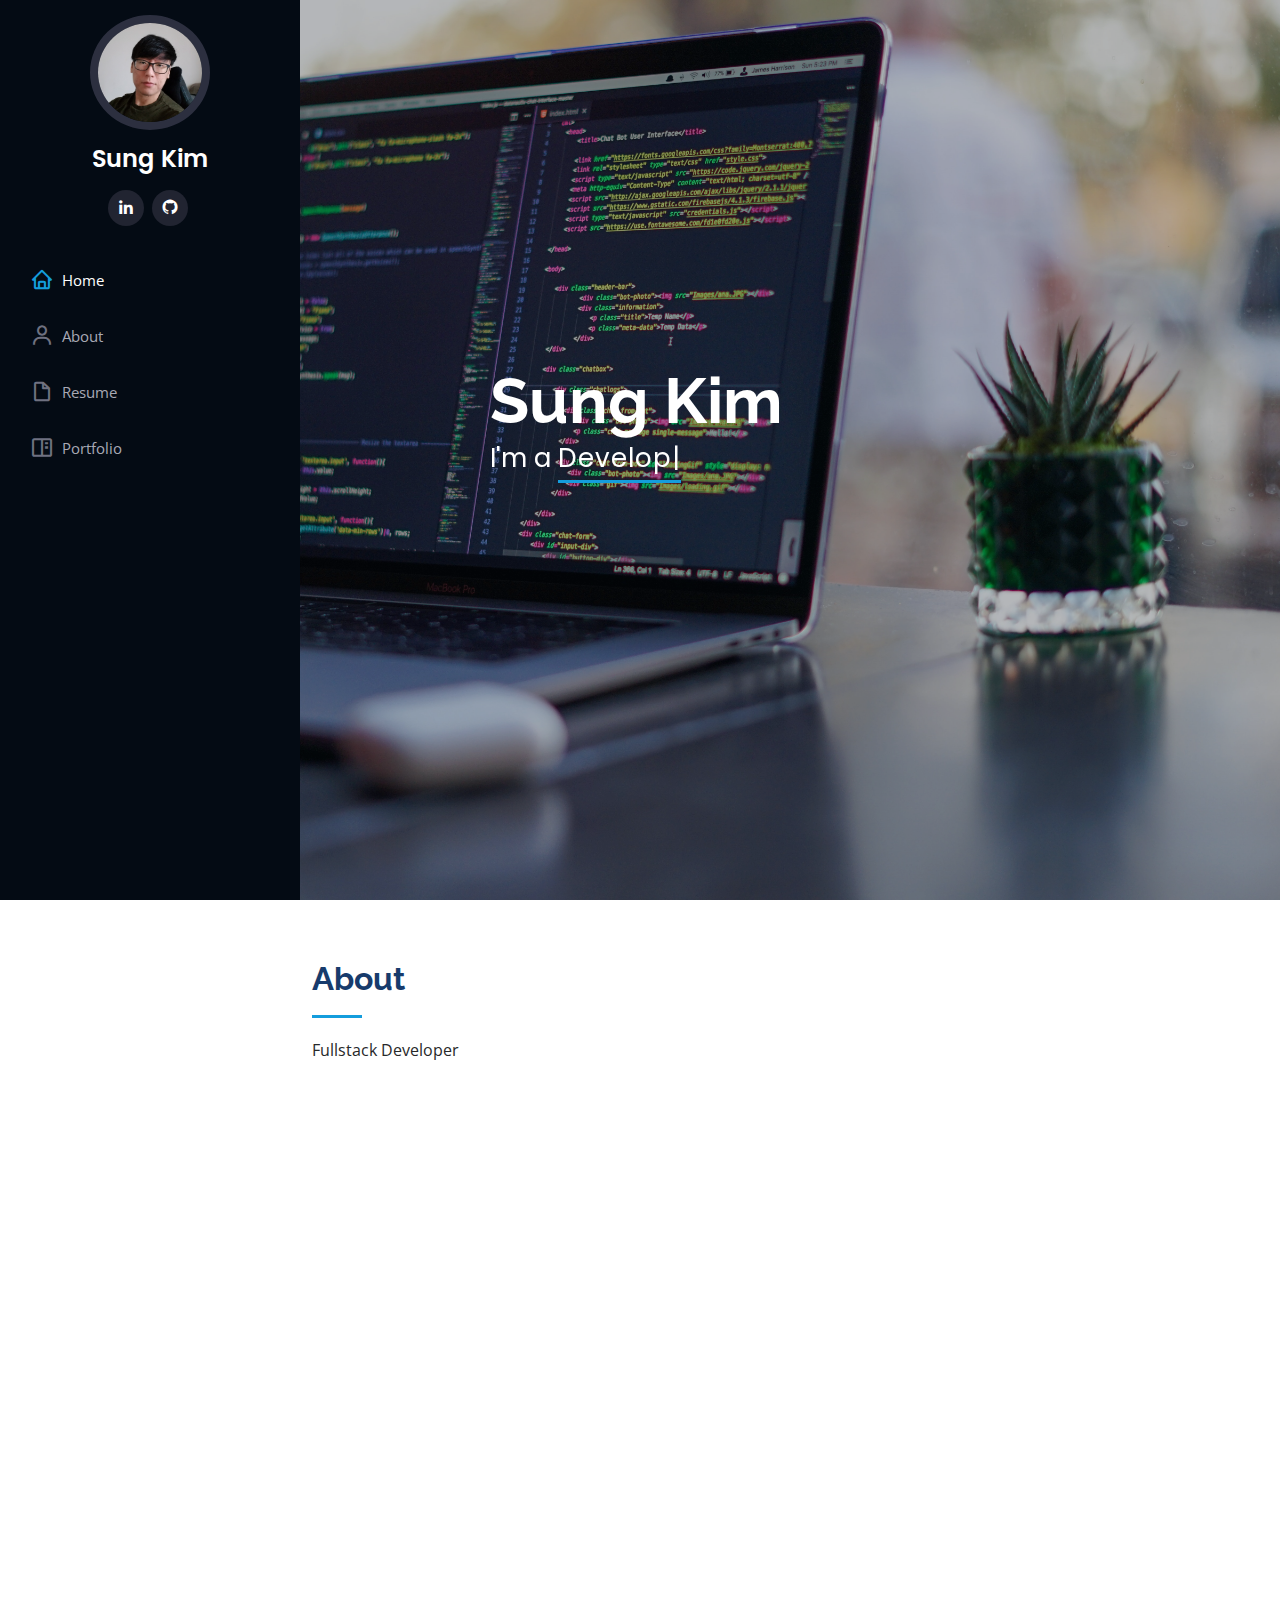
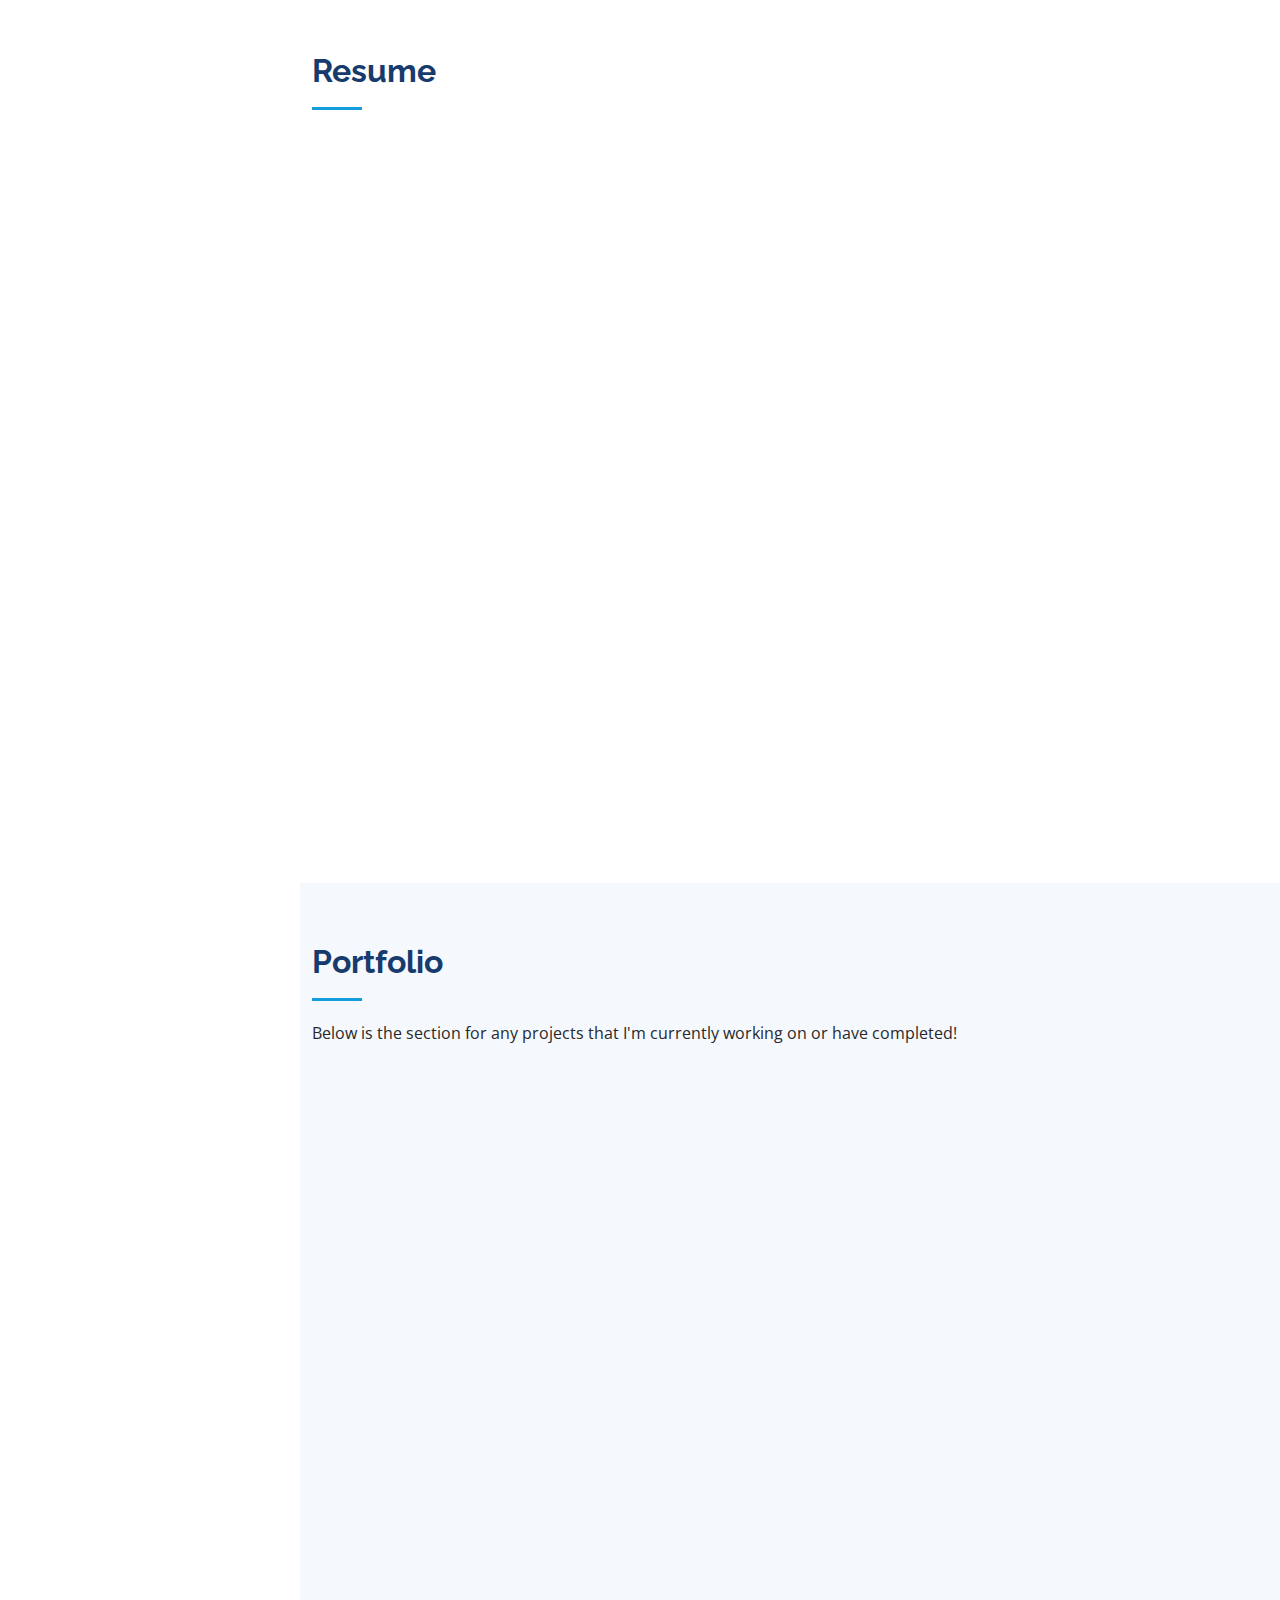
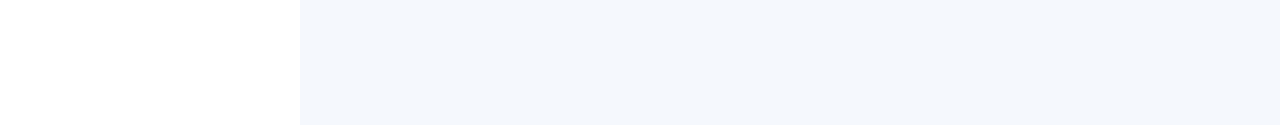
<file: index.html>
<!DOCTYPE html>
<html lang="en">

<head>
  <meta charset="utf-8">
  <meta content="width=device-width, initial-scale=1.0" name="viewport">

  <title>Sung's Portfolio Website</title>
  <meta content="" name="description">
  <meta content="" name="keywords">

  <!-- Favicons -->
  <link href="assets/img/favicon.ico" rel="icon">
  <link href="assets/img/apple-touch-icon.png" rel="apple-touch-icon">

  <!-- Google Fonts -->
  <link href="https://fonts.googleapis.com/css?family=Open+Sans:300,300i,400,400i,600,600i,700,700i|Raleway:300,300i,400,400i,500,500i,600,600i,700,700i|Poppins:300,300i,400,400i,500,500i,600,600i,700,700i" rel="stylesheet">

  <!-- Vendor CSS Files -->
  <link href="assets/vendor/bootstrap/css/bootstrap.min.css" rel="stylesheet">
  <link href="assets/vendor/icofont/icofont.min.css" rel="stylesheet">
  <link href="assets/vendor/boxicons/css/boxicons.min.css" rel="stylesheet">
  <link href="assets/vendor/venobox/venobox.css" rel="stylesheet">
  <link href="assets/vendor/owl.carousel/assets/owl.carousel.min.css" rel="stylesheet">
  <link href="assets/vendor/aos/aos.css" rel="stylesheet">

  <!-- Template Main CSS File -->
  <link href="assets/css/style.css" rel="stylesheet">
</head>

<body>

  <!-- ======= Mobile nav toggle button ======= -->
  <button type="button" class="mobile-nav-toggle d-xl-none"><i class="icofont-navigation-menu"></i></button>

  <!-- ======= Header ======= -->
  <header id="header">
    <div class="d-flex flex-column">

      <div class="profile">
        <img src="assets/img/mainprofilepic.jpg" alt="" class="img-fluid rounded-circle">
        <h1 class="text-light"><a href="index.html">Sung Kim</a></h1>
        <div class="social-links mt-3 text-center">
          <!-- <a href="#" class="twitter"><i class="bx bxl-twitter"></i></a> -->
          <!-- <a href="https://www.facebook.com/SungKim24/" class="facebook" target="_blank" rel="noopener noreferrer"><i class="bx bxl-facebook"></i></a>
          <a href="https://www.instagram.com/sungkim96/" class="instagram" target="_blank" rel="noopener noreferrer"><i class="bx bxl-instagram"></i></a> -->
          <!-- <a href="#" class="google-plus"><i class="bx bxl-skype"></i></a> -->
          <a href="https://www.linkedin.com/in/sung-kim-0788b181/" class="linkedin" target="_blank" rel="noopener noreferrer"><i class="bx bxl-linkedin"></i></a>
          <a href="https://www.github.com/sung96kim" class="github" target="_blank" rel="noopener noreferrer"><i class="bx bxl-github"></i></a>
        </div>
      </div>

      <nav class="nav-menu">
        <ul>
          <li class="active"><a href="index.html"><i class="bx bx-home"></i> <span>Home</span></a></li>
          <li><a href="#about"><i class="bx bx-user"></i> <span>About</span></a></li>
          <li><a href="#resume"><i class="bx bx-file-blank"></i> <span>Resume</span></a></li>
          <li><a href="#portfolio"><i class="bx bx-book-content"></i> Portfolio</a></li>
          <!-- <li><a href="#services"><i class="bx bx-server"></i> Services</a></li> -->
          <!-- <li><a href="#contact"><i class="bx bx-envelope"></i> Contact</a></li> -->

        </ul>
      </nav><!-- .nav-menu -->
      <button type="button" class="mobile-nav-toggle d-xl-none"><i class="icofont-navigation-menu"></i></button>

    </div>
  </header><!-- End Header -->

  <!-- ======= Hero Section ======= -->
  <section id="hero" class="d-flex flex-column justify-content-center align-items-center">
    <div class="hero-container" data-aos="fade-in">
      <h1>Sung Kim</h1>
      <p>I'm a <span class="typed" data-typed-items=" Developer, Designer"></span></p>
    </div>
  </section><!-- End Hero -->

  <main id="main">

    <!-- ======= About Section ======= -->
    <section id="about" class="about">
      <div class="container">

        <div class="section-title">
          <h2>About</h2>
          <p>Fullstack Developer</p>
        </div>

        <div class="row">
          <div class="col-lg-4" data-aos="fade-right">
            <img src="assets/img/mainprofilepic.jpg" class="img-fluid" alt="">
          </div>
          <div class="col-lg-8 pt-4 pt-lg-0 content" data-aos="fade-left">
            <h3>Fullstack Developer</h3>
            <p class="font-italic">
              
            </p>
            <div class="row">
              <div class="col-lg-6">
                <ul>
                  <li><i class="icofont-rounded-right"></i> <strong>Birthday:</strong> June 25, 1996</li>
                  <li><i class="icofont-rounded-right"></i> <strong>Website:</strong> sung96kim@github.io</li>
                  <li><i class="icofont-rounded-right"></i> <strong>Phone:</strong> +1 (646) 657 4067</li>
                  <li><i class="icofont-rounded-right"></i> <strong>City:</strong> New Jersey, USA</li>
                </ul>
              </div>
              <div class="col-lg-6">
                <ul>
                  <li><i class="icofont-rounded-right"></i> <strong>Age:</strong> 24</li>
                  <li><i class="icofont-rounded-right"></i> <strong>Degree:</strong> Associates in Computer Science from BCC</li>
                  <li><i class="icofont-rounded-right"></i> <strong>Email:</strong> sung96kim@gmail.com</li>
                  <li><i class="icofont-rounded-right"></i> <strong>Freelance:</strong> Available</li>
                </ul>
              </div>
            </div>
            <p>
              Hello, my name is Sung Kim and welcome to my website! So a little about myself: 
              I am a graduate of Bergen Community College with an associate's degree in Computer Science. 
              I decided to become a CompSci major first and foremost to be able to use what I learn to help people. Before ending up doing computer science, 
              I was on track to graduating as a pre-med student because I had figured at the time that the only way to help people is as a doctor. 
              However I learned the hard way that that's not the case at all. So I took my passion for technology and steered it into Computer Science and now 
              I'm hoping to be able to make advancements in medical technology and AI.
            </p>
          </div>
        </div>

      </div>
    </section><!-- End About Section -->

    <!-- ======= Facts Section ======= -->
    <!-- <section id="facts" class="facts">
      <div class="container">

        <div class="section-title">
          <h2>Facts</h2>
          <p>Magnam dolores commodi suscipit. Necessitatibus eius consequatur ex aliquid fuga eum quidem. Sit sint consectetur velit. Quisquam quos quisquam cupiditate. Et nemo qui impedit suscipit alias ea. Quia fugiat sit in iste officiis commodi quidem hic quas.</p>
        </div>

        <div class="row no-gutters">

          <div class="col-lg-3 col-md-6 d-md-flex align-items-md-stretch" data-aos="fade-up">
            <div class="count-box">
              <i class="icofont-simple-smile"></i>
              <span data-toggle="counter-up">232</span>
              <p><strong>Happy Clients</strong> consequuntur quae</p>
            </div>
          </div>

          <div class="col-lg-3 col-md-6 d-md-flex align-items-md-stretch" data-aos="fade-up" data-aos-delay="100">
            <div class="count-box">
              <i class="icofont-document-folder"></i>
              <span data-toggle="counter-up">521</span>
              <p><strong>Projects</strong> adipisci atque cum quia aut</p>
            </div>
          </div>

          <div class="col-lg-3 col-md-6 d-md-flex align-items-md-stretch" data-aos="fade-up" data-aos-delay="200">
            <div class="count-box">
              <i class="icofont-live-support"></i>
              <span data-toggle="counter-up">1,463</span>
              <p><strong>Hours Of Support</strong> aut commodi quaerat</p>
            </div>
          </div>

          <div class="col-lg-3 col-md-6 d-md-flex align-items-md-stretch" data-aos="fade-up" data-aos-delay="300">
            <div class="count-box">
              <i class="icofont-users-alt-5"></i>
              <span data-toggle="counter-up">15</span>
              <p><strong>Hard Workers</strong> rerum asperiores dolor</p>
            </div>
          </div>

        </div>

      </div>
    </section>  -->
    <!-- End Facts Section -->

    <!-- ======= Skills Section ======= -->
    <!-- <section id="skills" class="skills section-bg">
      <div class="container">

        <div class="section-title">
          <h2>Skills</h2>
          <p>
            Listed below is what I believe my skill for each language is currently at. 
          </p>
        </div>

        <div class="row skills-content">

          <div class="col-lg-6" data-aos="fade-up">

            <div class="progress">
              <span class="skill">HTML <i class="val">100%</i></span>
              <div class="progress-bar-wrap">
                <div class="progress-bar" role="progressbar" aria-valuenow="100" aria-valuemin="0" aria-valuemax="100"></div>
              </div>
            </div>

            <div class="progress">
              <span class="skill">CSS <i class="val">70%</i></span>
              <div class="progress-bar-wrap">
                <div class="progress-bar" role="progressbar" aria-valuenow="90" aria-valuemin="0" aria-valuemax="100"></div>
              </div>
            </div>

            <div class="progress">
              <span class="skill">JavaScript <i class="val">60%</i></span>
              <div class="progress-bar-wrap">
                <div class="progress-bar" role="progressbar" aria-valuenow="60" aria-valuemin="0" aria-valuemax="100"></div>
              </div>
            </div>

          </div>

          <div class="col-lg-6" data-aos="fade-up" data-aos-delay="100">

            <div class="progress">
              <span class="skill">C++ <i class="val">40%</i></span>
              <div class="progress-bar-wrap">
                <div class="progress-bar" role="progressbar" aria-valuenow="40" aria-valuemin="0" aria-valuemax="100"></div>
              </div>
            </div>

            <div class="progress">
              <span class="skill">Python <i class="val">20%</i></span>
              <div class="progress-bar-wrap">
                <div class="progress-bar" role="progressbar" aria-valuenow="20" aria-valuemin="0" aria-valuemax="100"></div>
              </div>
            </div>

            <div class="progress">
              <span class="skill">React <i class="val">70%</i></span>
              <div class="progress-bar-wrap">
                <div class="progress-bar" role="progressbar" aria-valuenow="70" aria-valuemin="0" aria-valuemax="100"></div>
              </div>
            </div>

          </div>

        </div>

      </div>
    </section> -->
    <!-- End Skills Section -->

    <!-- ======= Resume Section ======= -->
    <section id="resume" class="resume">
      <div class="container">

        <div class="section-title">
          <h2>Resume</h2>
          <p>

          </p>
        </div>

        <div class="row">
          <div class="col-lg-6" data-aos="fade-up">
            <h3 class="resume-title">Summary</h3>
            <div class="resume-item pb-0">
              <h4>Sung Kim</h4>
              <p><em>Rutgers University student pursuing Bachelor's Degree in Computer Science with a focus in AI/ML. </em></p>
              <ul>
                <li>Palisades Park, NJ</li>
                <li>+1(646) 657 4067</li>
                <li>sung96kim@gmail.com</li>
              </ul>
            </div>

            <h3 class="resume-title">Education</h3>
            <div class="resume-item">
              <h4>Associates in Computer Science</h4>
              <h5>2018 - 2020</h5>
              <p><em>Bergen Community College, Paramus NJ</em></p>
              <P>General studies on the fundamentals of Computer Science</P>
              
            </div>
            <div class="resume-item">
              <h4>(In progress) Bachelor of Computer Science</h4>
              <h5>2021 - 2022</h5>
              <p><em>Fullstack Academy</em></p>
              <p>Focus in Machine Learning/Artificial Intelligence</p>
              
            </div>
          </div>
          <div class="col-lg-6" data-aos="fade-up" data-aos-delay="100">
            <h3 class="resume-title">Professional Experience</h3>
            <div class="resume-item">
              <h4>Frontend Developing</h4>
              <h5>2020</h5>
              <p><em>BigSerene </em></p>
              <ul>
                <li>Maintained Frontend code for BigSerene application using ReactJS, HTML & CSS</li>
                <li>Refactored code in application using state-management library: Redux </li>
                
              </ul>
            </div>
            <!-- <div class="resume-item">
              <h4>Graphic design specialist</h4>
              <h5>2017 - 2018</h5>
              <p><em>Stepping Stone Advertising, New York, NY</em></p>
              <ul>
                <li>Developed numerous marketing programs (logos, brochures,infographics, presentations, and advertisements).</li>
                <li>Managed up to 5 projects or tasks at a given time while under pressure</li>
                <li>Recommended and consulted with clients on the most appropriate graphic design</li>
                <li>Created 4+ design presentations and proposals a month for clients and account managers</li>
              </ul>
            </div> -->
          </div>
        </div>

      </div>
    </section><!-- End Resume Section -->

    <!-- ======= Portfolio Section ======= -->
    <section id="portfolio" class="portfolio section-bg">
      <div class="container">

        <div class="section-title">
          <h2>Portfolio</h2>
          <p>Below is the section for any projects that I'm currently working on or have completed!</p>
        </div>

        <div class="row" data-aos="fade-up">
          <div class="col-lg-12 d-flex justify-content-center">
            <ul id="portfolio-flters">
              <li data-filter="*" class="filter-active">All</li>
              <li data-filter=".filter-app">Apps</li>
              <li data-filter=".filter-games">Games</li>
              <!-- <li data-filter=".filter-web">WebApp</li> -->
            </ul>
          </div>
        </div>

        <div class="row portfolio-container" data-aos="fade-up" data-aos-delay="100">

          <div class="col-lg-4 col-md-6 portfolio-item filter-games">
            <div class="portfolio-wrap">
              <img src="assets/img/portfolio/AttackonfullstackBGResized.jpg" class="img-fluid" alt="">
              <div class="portfolio-links">
                <a href="assets/img/portfolio/AttackonfullstackBG.jpg" data-gall="portfolioGallery" class="venobox" title="App 1"><i class="bx bx-plus"></i></a>
                <a href="attackOnFullstack.html" title="More Details"><i class="bx bx-link"></i></a>
              </div>
            </div>
          </div>

          <!-- <div class="col-lg-4 col-md-6 portfolio-item filter-web">
            <div class="portfolio-wrap">
              <img src="assets/img/portfolio/portfolio-2.jpg" class="img-fluid" alt="">
              <div class="portfolio-links">
                <a href="assets/img/portfolio/portfolio-2.jpg" data-gall="portfolioGallery" class="venobox" title="Web 3"><i class="bx bx-plus"></i></a>
                <a href="portfolio-details.html" title="More Details"><i class="bx bx-link"></i></a>
              </div>
            </div>
          </div> -->

          <div class="col-lg-4 col-md-6 portfolio-item filter-app">
            <div class="portfolio-wrap">
              <img src="assets/img/portfolio/portfolio-3.jpg" class="img-fluid" alt="">
              <div class="portfolio-links">
                <a href="assets/img/portfolio/portfolio-3.jpg" data-gall="portfolioGallery" class="venobox" title="App 2"><i class="bx bx-plus"></i></a>
                <a href="attackOnFullstack.html" title="More Details"><i class="bx bx-link"></i></a>
              </div>
            </div>
          </div>

          <div class="col-lg-4 col-md-6 portfolio-item filter-card">
            <div class="portfolio-wrap">
              <img src="assets/img/portfolio/portfolio-4.jpg" class="img-fluid" alt="">
              <div class="portfolio-links">
                <a href="assets/img/portfolio/portfolio-4.jpg" data-gall="portfolioGallery" class="venobox" title="Card 2"><i class="bx bx-plus"></i></a>
                <a href="portfolio-details.html" title="More Details"><i class="bx bx-link"></i></a>
              </div>
            </div>
          </div>

          <!-- <div class="col-lg-4 col-md-6 portfolio-item filter-web">
            <div class="portfolio-wrap">
              <img src="assets/img/portfolio/portfolio-5.jpg" class="img-fluid" alt="">
              <div class="portfolio-links">
                <a href="assets/img/portfolio/portfolio-5.jpg" data-gall="portfolioGallery" class="venobox" title="Web 2"><i class="bx bx-plus"></i></a>
                <a href="portfolio-details.html" title="More Details"><i class="bx bx-link"></i></a>
              </div>
            </div>
          </div> -->

          <div class="col-lg-4 col-md-6 portfolio-item filter-app">
            <div class="portfolio-wrap">
              <img src="assets/img/portfolio/portfolio-6.jpg" class="img-fluid" alt="">
              <div class="portfolio-links">
                <a href="assets/img/portfolio/portfolio-6.jpg" data-gall="portfolioGallery" class="venobox" title="App 3"><i class="bx bx-plus"></i></a>
                <a href="portfolio-details.html" title="More Details"><i class="bx bx-link"></i></a>
              </div>
            </div>
          </div>

          <div class="col-lg-4 col-md-6 portfolio-item filter-card">
            <div class="portfolio-wrap">
              <img src="assets/img/portfolio/portfolio-7.jpg" class="img-fluid" alt="">
              <div class="portfolio-links">
                <a href="assets/img/portfolio/portfolio-7.jpg" data-gall="portfolioGallery" class="venobox" title="Card 1"><i class="bx bx-plus"></i></a>
                <a href="portfolio-details.html" title="More Details"><i class="bx bx-link"></i></a>
              </div>
            </div>
          </div>

          <div class="col-lg-4 col-md-6 portfolio-item filter-card">
            <div class="portfolio-wrap">
              <img src="assets/img/portfolio/portfolio-8.jpg" class="img-fluid" alt="">
              <div class="portfolio-links">
                <a href="assets/img/portfolio/portfolio-8.jpg" data-gall="portfolioGallery" class="venobox" title="Card 3"><i class="bx bx-plus"></i></a>
                <a href="portfolio-details.html" title="More Details"><i class="bx bx-link"></i></a>
              </div>
            </div>
          </div>

          <!-- <div class="col-lg-4 col-md-6 portfolio-item filter-web">
            <div class="portfolio-wrap">
              <img src="assets/img/portfolio/portfolio-9.jpg" class="img-fluid" alt="">
              <div class="portfolio-links">
                <a href="assets/img/portfolio/portfolio-9.jpg" data-gall="portfolioGallery" class="venobox" title="Web 3"><i class="bx bx-plus"></i></a>
                <a href="portfolio-details.html" title="More Details"><i class="bx bx-link"></i></a>
              </div>
            </div>
          </div> -->

        </div>

      </div>
    </section><!-- End Portfolio Section -->

<!-- No input in here yet -->

    <!-- ======= Services Section ======= -->
    <!-- <section id="services" class="services">
      <div class="container">

        <div class="section-title">
          <h2>Services</h2>
          <p>Magnam dolores commodi suscipit. Necessitatibus eius consequatur ex aliquid fuga eum quidem. Sit sint consectetur velit. Quisquam quos quisquam cupiditate. Et nemo qui impedit suscipit alias ea. Quia fugiat sit in iste officiis commodi quidem hic quas.</p>
        </div>

        <div class="row">
          <div class="col-lg-4 col-md-6 icon-box" data-aos="fade-up">
            <div class="icon"><i class="icofont-computer"></i></div>
            <h4 class="title"><a href="">Lorem Ipsum</a></h4>
            <p class="description">Voluptatum deleniti atque corrupti quos dolores et quas molestias excepturi sint occaecati cupiditate non provident</p>
          </div>
          <div class="col-lg-4 col-md-6 icon-box" data-aos="fade-up" data-aos-delay="100">
            <div class="icon"><i class="icofont-chart-bar-graph"></i></div>
            <h4 class="title"><a href="">Dolor Sitema</a></h4>
            <p class="description">Minim veniam, quis nostrud exercitation ullamco laboris nisi ut aliquip ex ea commodo consequat tarad limino ata</p>
          </div>
          <div class="col-lg-4 col-md-6 icon-box" data-aos="fade-up" data-aos-delay="200">
            <div class="icon"><i class="icofont-earth"></i></div>
            <h4 class="title"><a href="">Sed ut perspiciatis</a></h4>
            <p class="description">Duis aute irure dolor in reprehenderit in voluptate velit esse cillum dolore eu fugiat nulla pariatur</p>
          </div>
          <div class="col-lg-4 col-md-6 icon-box" data-aos="fade-up" data-aos-delay="300">
            <div class="icon"><i class="icofont-image"></i></div>
            <h4 class="title"><a href="">Magni Dolores</a></h4>
            <p class="description">Excepteur sint occaecat cupidatat non proident, sunt in culpa qui officia deserunt mollit anim id est laborum</p>
          </div>
          <div class="col-lg-4 col-md-6 icon-box" data-aos="fade-up" data-aos-delay="400">
            <div class="icon"><i class="icofont-settings"></i></div>
            <h4 class="title"><a href="">Nemo Enim</a></h4>
            <p class="description">At vero eos et accusamus et iusto odio dignissimos ducimus qui blanditiis praesentium voluptatum deleniti atque</p>
          </div>
          <div class="col-lg-4 col-md-6 icon-box" data-aos="fade-up" data-aos-delay="500">
            <div class="icon"><i class="icofont-tasks-alt"></i></div>
            <h4 class="title"><a href="">Eiusmod Tempor</a></h4>
            <p class="description">Et harum quidem rerum facilis est et expedita distinctio. Nam libero tempore, cum soluta nobis est eligendi</p>
          </div>
        </div>

      </div>
    </section> --> <!-- End Services Section -->

    <!-- ======= Testimonials Section ======= -->
    <!-- <section id="testimonials" class="testimonials section-bg">
      <div class="container">

        <div class="section-title">
          <h2>Testimonials</h2>
          <p>Magnam dolores commodi suscipit. Necessitatibus eius consequatur ex aliquid fuga eum quidem. Sit sint consectetur velit. Quisquam quos quisquam cupiditate. Et nemo qui impedit suscipit alias ea. Quia fugiat sit in iste officiis commodi quidem hic quas.</p>
        </div>

        <div class="owl-carousel testimonials-carousel">

          <div class="testimonial-item" data-aos="fade-up">
            <p>
              <i class="bx bxs-quote-alt-left quote-icon-left"></i>
              Proin iaculis purus consequat sem cure digni ssim donec porttitora entum suscipit rhoncus. Accusantium quam, ultricies eget id, aliquam eget nibh et. Maecen aliquam, risus at semper.
              <i class="bx bxs-quote-alt-right quote-icon-right"></i>
            </p>
            <img src="assets/img/testimonials/testimonials-1.jpg" class="testimonial-img" alt="">
            <h3>Saul Goodman</h3>
            <h4>Ceo &amp; Founder</h4>
          </div>

          <div class="testimonial-item" data-aos="fade-up" data-aos-delay="100">
            <p>
              <i class="bx bxs-quote-alt-left quote-icon-left"></i>
              Export tempor illum tamen malis malis eram quae irure esse labore quem cillum quid cillum eram malis quorum velit fore eram velit sunt aliqua noster fugiat irure amet legam anim culpa.
              <i class="bx bxs-quote-alt-right quote-icon-right"></i>
            </p>
            <img src="assets/img/testimonials/testimonials-2.jpg" class="testimonial-img" alt="">
            <h3>Sara Wilsson</h3>
            <h4>Designer</h4>
          </div>

          <div class="testimonial-item" data-aos="fade-up" data-aos-delay="200">
            <p>
              <i class="bx bxs-quote-alt-left quote-icon-left"></i>
              Enim nisi quem export duis labore cillum quae magna enim sint quorum nulla quem veniam duis minim tempor labore quem eram duis noster aute amet eram fore quis sint minim.
              <i class="bx bxs-quote-alt-right quote-icon-right"></i>
            </p>
            <img src="assets/img/testimonials/testimonials-3.jpg" class="testimonial-img" alt="">
            <h3>Jena Karlis</h3>
            <h4>Store Owner</h4>
          </div>

          <div class="testimonial-item" data-aos="fade-up" data-aos-delay="300">
            <p>
              <i class="bx bxs-quote-alt-left quote-icon-left"></i>
              Fugiat enim eram quae cillum dolore dolor amet nulla culpa multos export minim fugiat minim velit minim dolor enim duis veniam ipsum anim magna sunt elit fore quem dolore labore illum veniam.
              <i class="bx bxs-quote-alt-right quote-icon-right"></i>
            </p>
            <img src="assets/img/testimonials/testimonials-4.jpg" class="testimonial-img" alt="">
            <h3>Matt Brandon</h3>
            <h4>Freelancer</h4>
          </div>

          <div class="testimonial-item" data-aos="fade-up" data-aos-delay="400">
            <p>
              <i class="bx bxs-quote-alt-left quote-icon-left"></i>
              Quis quorum aliqua sint quem legam fore sunt eram irure aliqua veniam tempor noster veniam enim culpa labore duis sunt culpa nulla illum cillum fugiat legam esse veniam culpa fore nisi cillum quid.
              <i class="bx bxs-quote-alt-right quote-icon-right"></i>
            </p>
            <img src="assets/img/testimonials/testimonials-5.jpg" class="testimonial-img" alt="">
            <h3>John Larson</h3>
            <h4>Entrepreneur</h4>
          </div>

        </div>

      </div>
    </section> End Testimonials Section -->

<!-- End no edit section -->

    <!-- ======= Contact Section ======= -->
    <!-- <section id="contact" class="contact">
      <div class="container">

        <div class="section-title">
          <h2>Contact</h2>
          <p>I'm always looking for new opportunities to increase my skillset be it through internships or job opportunities. Please don't hesitate to send me an email!</p>
        </div>

        <div class="row" data-aos="fade-in">

          <div class="col-lg-5 d-flex align-items-stretch">
            <div class="info">
              <div class="address">
                <i class="icofont-google-map"></i>
                <h4>Location:</h4>
                <p>Palisades Park, NJ 07650</p>
              </div>

              <div class="email">
                <i class="icofont-envelope"></i>
                <h4>Email:</h4>
                <p>sung96kim@gmail.com</p>
              </div>

              <div class="phone">
                <i class="icofont-phone"></i>
                <h4>Call:</h4>
                <p>+1 (646) 657 4067</p>
              </div>

              <iframe src="https://www.google.com/maps/embed?pb=!1m18!1m12!1m3!1d12072.66335737129!2d-74.0043586999674!3d40.84628261907943!2m3!1f0!2f0!3f0!3m2!1i1024!2i768!4f13.1!3m3!1m2!1s0x89c2f70843be5b23%3A0x661c99bb718c5b3a!2sPalisades%20Park%2C%20NJ%2007650!5e0!3m2!1sen!2sus!4v1610491499068!5m2!1sen!2sus" frameborder="0" style="border:0; width: 100%; height: 290px;" allowfullscree></iframe>
            </div>

          </div>

          <div class="col-lg-7 mt-5 mt-lg-0 d-flex align-items-stretch">
            <form action="forms/contact.php" method="post" role="form" class="php-email-form">
              <div class="row">
                <div class="form-group col-md-6">
                  <label for="name">Your Name</label>
                  <input type="text" name="name" class="form-control" id="name" data-rule="minlen:4" data-msg="Please enter at least 4 chars" />
                  <div class="validate"></div>
                </div>
                <div class="form-group col-md-6">
                  <label for="name">Your Email</label>
                  <input type="email" class="form-control" name="email" id="email" data-rule="email" data-msg="Please enter a valid email" />
                  <div class="validate"></div>
                </div>
              </div>
              <div class="form-group">
                <label for="name">Subject</label>
                <input type="text" class="form-control" name="subject" id="subject" data-rule="minlen:4" data-msg="Please enter at least 8 chars of subject" />
                <div class="validate"></div>
              </div>
              <div class="form-group">
                <label for="name">Message</label>
                <textarea class="form-control" name="message" rows="10" data-rule="required" data-msg="Please write something for us"></textarea>
                <div class="validate"></div>
              </div>
              <div class="mb-3">
                <div class="loading">Loading</div>
                <div class="error-message"></div>
                <div class="sent-message">Your message has been sent. Thank you!</div>
              </div>
              <div class="text-center"><button type="submit">Send Message</button></div>
            </form>
          </div>

        </div>

      </div>
    </section> -->
    <!-- End Contact Section -->

  </main><!-- End #main -->

  <!-- ======= Footer ======= -->
  <!-- <footer id="footer">
    <div class="container">
      <div class="copyright">
        &copy; Copyright <strong><span>iPortfolio</span></strong>
      </div>
      <div class="credits"> -->
        <!-- All the links in the footer should remain intact. -->
        <!-- You can delete the links only if you purchased the pro version. -->
        <!-- Licensing information: https://bootstrapmade.com/license/ -->
        <!-- Purchase the pro version with working PHP/AJAX contact form: https://bootstrapmade.com/iportfolio-bootstrap-portfolio-websites-template/ -->
        <!-- Designed by <a href="https://bootstrapmade.com/">BootstrapMade</a>
      </div>
    </div>
  </footer>  <-- End  Footer -->

  <a href="#" class="back-to-top"><i class="icofont-simple-up"></i></a>

  <!-- Vendor JS Files -->
  <script src="assets/vendor/jquery/jquery.min.js"></script>
  <script src="assets/vendor/bootstrap/js/bootstrap.bundle.min.js"></script>
  <script src="assets/vendor/jquery.easing/jquery.easing.min.js"></script>
  <script src="assets/vendor/php-email-form/validate.js"></script>
  <script src="assets/vendor/waypoints/jquery.waypoints.min.js"></script>
  <script src="assets/vendor/counterup/counterup.min.js"></script>
  <script src="assets/vendor/isotope-layout/isotope.pkgd.min.js"></script>
  <script src="assets/vendor/venobox/venobox.min.js"></script>
  <script src="assets/vendor/owl.carousel/owl.carousel.min.js"></script>
  <script src="assets/vendor/typed.js/typed.min.js"></script>
  <script src="assets/vendor/aos/aos.js"></script>

  <!-- Template Main JS File -->
  <script src="assets/js/main.js"></script>

</body>

</html>
</file>
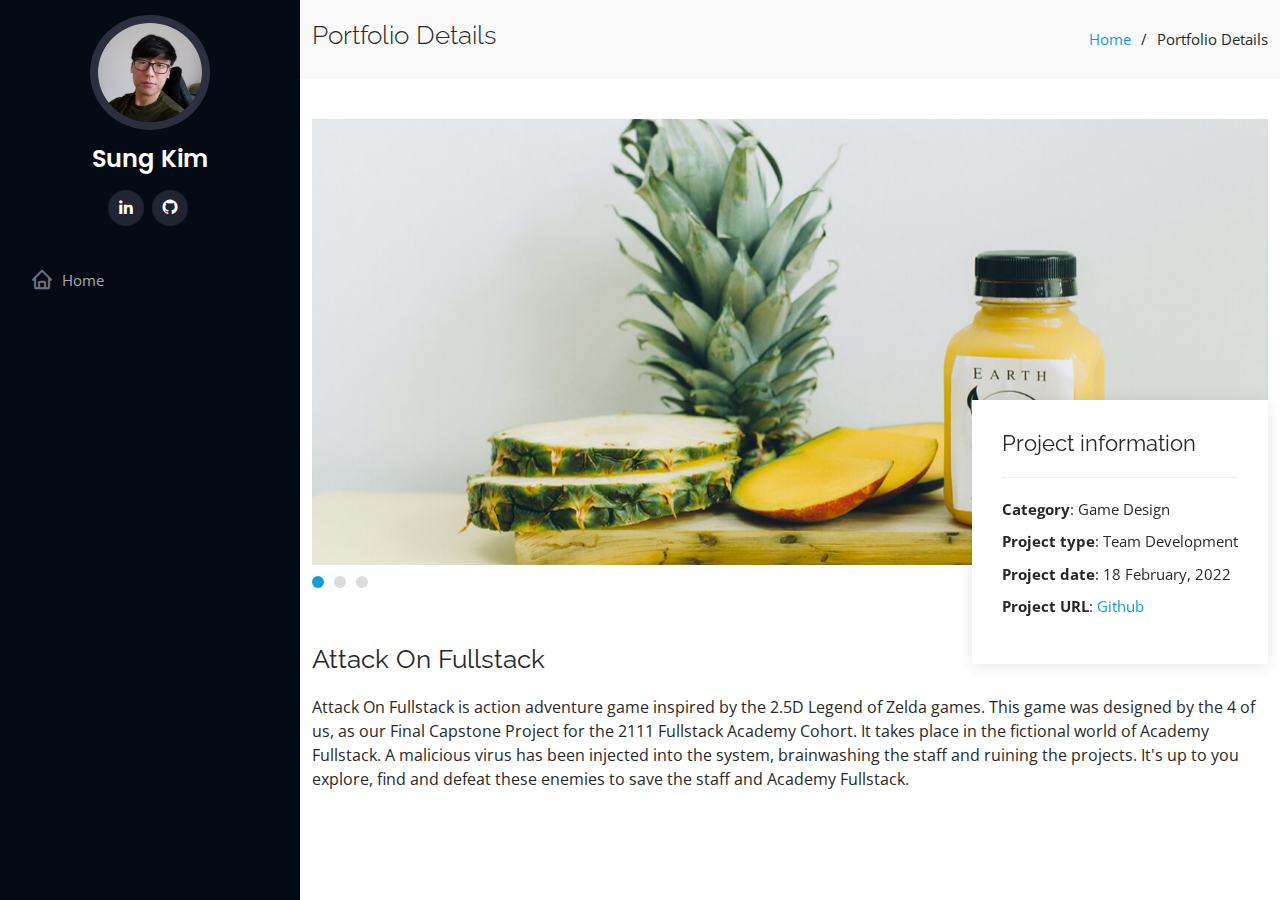
<file: attackOnFullstack.html>
<!DOCTYPE html>
<html lang="en">

<head>
  <meta charset="utf-8">
  <meta content="width=device-width, initial-scale=1.0" name="viewport">

  <title>Portfolio Details</title>
  <meta content="" name="description">
  <meta content="" name="keywords">

  <!-- Favicons -->
  <link href="assets/img/favicon.png" rel="icon">
  <link href="assets/img/apple-touch-icon.png" rel="apple-touch-icon">

  <!-- Google Fonts -->
  <link href="https://fonts.googleapis.com/css?family=Open+Sans:300,300i,400,400i,600,600i,700,700i|Raleway:300,300i,400,400i,500,500i,600,600i,700,700i|Poppins:300,300i,400,400i,500,500i,600,600i,700,700i" rel="stylesheet">

  <!-- Vendor CSS Files -->
  <link href="assets/vendor/bootstrap/css/bootstrap.min.css" rel="stylesheet">
  <link href="assets/vendor/icofont/icofont.min.css" rel="stylesheet">
  <link href="assets/vendor/boxicons/css/boxicons.min.css" rel="stylesheet">
  <link href="assets/vendor/venobox/venobox.css" rel="stylesheet">
  <link href="assets/vendor/owl.carousel/assets/owl.carousel.min.css" rel="stylesheet">
  <link href="assets/vendor/aos/aos.css" rel="stylesheet">

  <!-- Template Main CSS File -->
  <link href="assets/css/style.css" rel="stylesheet">

  <!-- =======================================================
  * Template Name: iPortfolio - v2.0.3
  * Template URL: https://bootstrapmade.com/iportfolio-bootstrap-portfolio-websites-template/
  * Author: BootstrapMade.com
  * License: https://bootstrapmade.com/license/
  ======================================================== -->
</head>

<body>

  <!-- ======= Mobile nav toggle button ======= -->
  <button type="button" class="mobile-nav-toggle d-xl-none"><i class="icofont-navigation-menu"></i></button>

  <!-- ======= Header ======= -->
  <header id="header">
    <div class="d-flex flex-column">

      <div class="profile">
        <img src="assets/img/mainprofilepic.jpg" alt="" class="img-fluid rounded-circle">
        <h1 class="text-light"><a href="index.html">Sung Kim</a></h1>
        <div class="social-links mt-3 text-center">
          <!-- <a href="#" class="twitter"><i class="bx bxl-twitter"></i></a> -->
          <!-- <a href="https://www.facebook.com/SungKim24/" class="facebook" target="_blank" rel="noopener noreferrer"><i class="bx bxl-facebook"></i></a>
          <a href="https://www.instagram.com/sungkim96/" class="instagram" target="_blank" rel="noopener noreferrer"><i class="bx bxl-instagram"></i></a> -->
          <!-- <a href="#" class="google-plus"><i class="bx bxl-skype"></i></a> -->
          <a href="https://www.linkedin.com/in/sung96kim/" class="linkedin" target="_blank" rel="noopener noreferrer"><i class="bx bxl-linkedin"></i></a>
          <a href="https://www.github.com/sung96kim/" class="github" target="_blank" rel="noopener noreferrer"><i class="bx bxl-github"></i></a>
        </div>
      </div>

      <nav class="nav-menu">
        <ul>
          <li><a href="index.html"><i class="bx bx-home"></i> <span>Home</span></a></li>
          <!-- <li><a href="#about"><i class="bx bx-user"></i> <span>About</span></a></li>
          <li><a href="#resume"><i class="bx bx-file-blank"></i> <span>Resume</span></a></li>
          <li class="active"><a href="#portfolio"><i class="bx bx-book-content"></i> Portfolio</a></li> -->
          <!-- <li><a href="#services"><i class="bx bx-server"></i> Services</a></li> -->
          <!-- <li><a href="#contact"><i class="bx bx-envelope"></i> Contact</a></li> -->

        </ul>
      </nav><!-- .nav-menu -->
      <button type="button" class="mobile-nav-toggle d-xl-none"><i class="icofont-navigation-menu"></i></button>

    </div>
  </header><!-- End Header -->

  <main id="main">

    <!-- ======= Breadcrumbs ======= -->
    <section id="breadcrumbs" class="breadcrumbs">
      <div class="container">

        <div class="d-flex justify-content-between align-items-center">
          <h2>Portfolio Details</h2>
          <ol>
            <li><a href="index.html">Home</a></li>
            <li>Portfolio Details</li>
          </ol>
        </div>

      </div>
    </section><!-- End Breadcrumbs -->

    <!-- ======= Portfolio Details Section ======= -->
    <section id="portfolio-details" class="portfolio-details">
      <div class="container">

        <div class="portfolio-details-container">

          <div class="owl-carousel portfolio-details-carousel">
            <img src="assets/img/portfolio/portfolio-details-1.jpg" class="img-fluid" alt="">
            <img src="assets/img/portfolio/portfolio-details-2.jpg" class="img-fluid" alt="">
            <img src="assets/img/portfolio/portfolio-details-3.jpg" class="img-fluid" alt="">
          </div>

          <div class="portfolio-info">
            <h3>Project information</h3>
            <ul>
              <li><strong>Category</strong>: Game Design</li>
              <li><strong>Project type</strong>: Team Development</li>
              <li><strong>Project date</strong>: 18 February, 2022</li>
              <li><strong>Project URL</strong>: <a href="https://github.com/Mewtwo-Maniacs/capstone" target="_blank" rel="noopener noreferrer">Github</a></li>
            </ul>
          </div>

        </div>

        <div class="portfolio-description">
          <h2>Attack On Fullstack</h2>
          <p>Attack On Fullstack is action adventure game inspired by the 2.5D Legend of Zelda games. 
            This game was designed by the 4 of us, as our Final Capstone Project for the 2111 Fullstack Academy Cohort. 
            It takes place in the fictional world of Academy Fullstack. A malicious virus has been injected into the system,
            brainwashing the staff and ruining the projects. It's up to you explore, find and defeat these enemies to save the staff 
            and Academy Fullstack.</p>
        </div>

      </div>
    </section>
    <!-- End Portfolio Details Section -->

  </main><!-- End #main -->

  <!-- ======= Footer ======= -->
  <!-- <footer id="footer">
    <div class="container">
      <div class="copyright">
        &copy; Copyright <strong><span>iPortfolio</span></strong>
      </div>
      <div class="credits"> -->
        <!-- All the links in the footer should remain intact. -->
        <!-- You can delete the links only if you purchased the pro version. -->
        <!-- Licensing information: https://bootstrapmade.com/license/ -->
        <!-- Purchase the pro version with working PHP/AJAX contact form: https://bootstrapmade.com/iportfolio-bootstrap-portfolio-websites-template/ -->
        <!-- Designed by <a href="https://bootstrapmade.com/">BootstrapMade</a> -->
      <!-- </div>
    </div>
  </footer> -->
  <!-- End  Footer -->

  <a href="#" class="back-to-top"><i class="icofont-simple-up"></i></a>

  <!-- Vendor JS Files -->
  <script src="assets/vendor/jquery/jquery.min.js"></script>
  <script src="assets/vendor/bootstrap/js/bootstrap.bundle.min.js"></script>
  <script src="assets/vendor/jquery.easing/jquery.easing.min.js"></script>
  <script src="assets/vendor/php-email-form/validate.js"></script>
  <script src="assets/vendor/waypoints/jquery.waypoints.min.js"></script>
  <script src="assets/vendor/counterup/counterup.min.js"></script>
  <script src="assets/vendor/isotope-layout/isotope.pkgd.min.js"></script>
  <script src="assets/vendor/venobox/venobox.min.js"></script>
  <script src="assets/vendor/owl.carousel/owl.carousel.min.js"></script>
  <script src="assets/vendor/typed.js/typed.min.js"></script>
  <script src="assets/vendor/aos/aos.js"></script>

  <!-- Template Main JS File -->
  <script src="assets/js/main.js"></script>

</body>

</html>
</file>
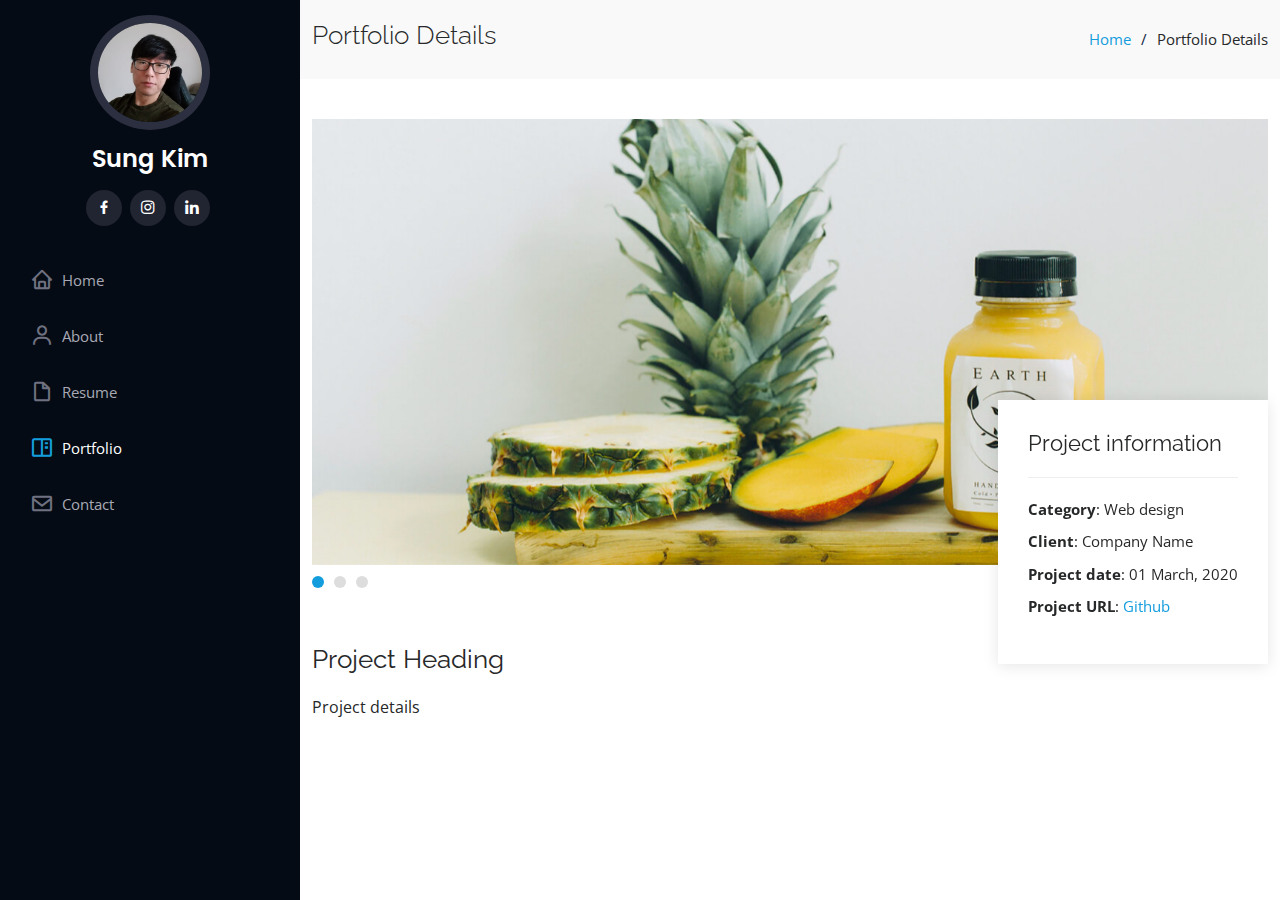
<file: portfolio-details.html>
<!DOCTYPE html>
<html lang="en">

<head>
  <meta charset="utf-8">
  <meta content="width=device-width, initial-scale=1.0" name="viewport">

  <title>Portfolio Details</title>
  <meta content="" name="description">
  <meta content="" name="keywords">

  <!-- Favicons -->
  <link href="assets/img/favicon.png" rel="icon">
  <link href="assets/img/apple-touch-icon.png" rel="apple-touch-icon">

  <!-- Google Fonts -->
  <link href="https://fonts.googleapis.com/css?family=Open+Sans:300,300i,400,400i,600,600i,700,700i|Raleway:300,300i,400,400i,500,500i,600,600i,700,700i|Poppins:300,300i,400,400i,500,500i,600,600i,700,700i" rel="stylesheet">

  <!-- Vendor CSS Files -->
  <link href="assets/vendor/bootstrap/css/bootstrap.min.css" rel="stylesheet">
  <link href="assets/vendor/icofont/icofont.min.css" rel="stylesheet">
  <link href="assets/vendor/boxicons/css/boxicons.min.css" rel="stylesheet">
  <link href="assets/vendor/venobox/venobox.css" rel="stylesheet">
  <link href="assets/vendor/owl.carousel/assets/owl.carousel.min.css" rel="stylesheet">
  <link href="assets/vendor/aos/aos.css" rel="stylesheet">

  <!-- Template Main CSS File -->
  <link href="assets/css/style.css" rel="stylesheet">

  <!-- =======================================================
  * Template Name: iPortfolio - v2.0.3
  * Template URL: https://bootstrapmade.com/iportfolio-bootstrap-portfolio-websites-template/
  * Author: BootstrapMade.com
  * License: https://bootstrapmade.com/license/
  ======================================================== -->
</head>

<body>

  <!-- ======= Mobile nav toggle button ======= -->
  <button type="button" class="mobile-nav-toggle d-xl-none"><i class="icofont-navigation-menu"></i></button>

  <!-- ======= Header ======= -->
  <header id="header">
    <div class="d-flex flex-column">

      <div class="profile">
        <img src="assets/img/mainprofilepic.jpg" alt="" class="img-fluid rounded-circle">
        <h1 class="text-light"><a href="index.html">Sung Kim</a></h1>
        <div class="social-links mt-3 text-center">
          <!-- <a href="#" class="twitter"><i class="bx bxl-twitter"></i></a> -->
          <a href="https://www.facebook.com/SungKim24/" class="facebook" target="_blank" rel="noopener noreferrer"><i class="bx bxl-facebook"></i></a>
          <a href="https://www.instagram.com/sungkim96/" class="instagram" target="_blank" rel="noopener noreferrer"><i class="bx bxl-instagram"></i></a>
          <!-- <a href="#" class="google-plus"><i class="bx bxl-skype"></i></a> -->
          <a href="https://www.linkedin.com/in/sung-kim-0788b181/" class="linkedin" target="_blank" rel="noopener noreferrer"><i class="bx bxl-linkedin"></i></a>
        </div>
      </div>

      <nav class="nav-menu">
        <ul>
          <li><a href="index.html"><i class="bx bx-home"></i> <span>Home</span></a></li>
          <li><a href="#about"><i class="bx bx-user"></i> <span>About</span></a></li>
          <li><a href="#resume"><i class="bx bx-file-blank"></i> <span>Resume</span></a></li>
          <li class="active"><a href="#portfolio"><i class="bx bx-book-content"></i> Portfolio</a></li>
          <!-- <li><a href="#services"><i class="bx bx-server"></i> Services</a></li> -->
          <li><a href="#contact"><i class="bx bx-envelope"></i> Contact</a></li>

        </ul>
      </nav><!-- .nav-menu -->
      <button type="button" class="mobile-nav-toggle d-xl-none"><i class="icofont-navigation-menu"></i></button>

    </div>
  </header><!-- End Header -->

  <main id="main">

    <!-- ======= Breadcrumbs ======= -->
    <section id="breadcrumbs" class="breadcrumbs">
      <div class="container">

        <div class="d-flex justify-content-between align-items-center">
          <h2>Portfolio Details</h2>
          <ol>
            <li><a href="index.html">Home</a></li>
            <li>Portfolio Details</li>
          </ol>
        </div>

      </div>
    </section><!-- End Breadcrumbs -->

    <!-- ======= Portfolio Details Section ======= -->
    <section id="portfolio-details" class="portfolio-details">
      <div class="container">

        <div class="portfolio-details-container">

          <div class="owl-carousel portfolio-details-carousel">
            <img src="assets/img/portfolio/portfolio-details-1.jpg" class="img-fluid" alt="">
            <img src="assets/img/portfolio/portfolio-details-2.jpg" class="img-fluid" alt="">
            <img src="assets/img/portfolio/portfolio-details-3.jpg" class="img-fluid" alt="">
          </div>

          <div class="portfolio-info">
            <h3>Project information</h3>
            <ul>
              <li><strong>Category</strong>: Web design</li>
              <li><strong>Client</strong>: Company Name</li>
              <li><strong>Project date</strong>: 01 March, 2020</li>
              <li><strong>Project URL</strong>: <a href="https://github.com/Sung96kim" target="_blank" rel="noopener noreferrer">Github</a></li>
            </ul>
          </div>

        </div>

        <div class="portfolio-description">
          <h2>Project Heading</h2>
          <p>Project details</p>
        </div>

      </div>
    </section><!-- End Portfolio Details Section -->

  </main><!-- End #main -->

  <!-- ======= Footer ======= -->
  <!-- <footer id="footer">
    <div class="container">
      <div class="copyright">
        &copy; Copyright <strong><span>iPortfolio</span></strong>
      </div>
      <div class="credits"> -->
        <!-- All the links in the footer should remain intact. -->
        <!-- You can delete the links only if you purchased the pro version. -->
        <!-- Licensing information: https://bootstrapmade.com/license/ -->
        <!-- Purchase the pro version with working PHP/AJAX contact form: https://bootstrapmade.com/iportfolio-bootstrap-portfolio-websites-template/ -->
        Designed by <a href="https://bootstrapmade.com/">BootstrapMade</a>
      </div>
    </div>
  </footer><!-- End  Footer -->

  <a href="#" class="back-to-top"><i class="icofont-simple-up"></i></a>

  <!-- Vendor JS Files -->
  <script src="assets/vendor/jquery/jquery.min.js"></script>
  <script src="assets/vendor/bootstrap/js/bootstrap.bundle.min.js"></script>
  <script src="assets/vendor/jquery.easing/jquery.easing.min.js"></script>
  <script src="assets/vendor/php-email-form/validate.js"></script>
  <script src="assets/vendor/waypoints/jquery.waypoints.min.js"></script>
  <script src="assets/vendor/counterup/counterup.min.js"></script>
  <script src="assets/vendor/isotope-layout/isotope.pkgd.min.js"></script>
  <script src="assets/vendor/venobox/venobox.min.js"></script>
  <script src="assets/vendor/owl.carousel/owl.carousel.min.js"></script>
  <script src="assets/vendor/typed.js/typed.min.js"></script>
  <script src="assets/vendor/aos/aos.js"></script>

  <!-- Template Main JS File -->
  <script src="assets/js/main.js"></script>

</body>

</html>
</file>
<file: assets/vendor/venobox/venobox.css>
/* ------ venobox.css --------*/
.vbox-overlay *, .vbox-overlay *:before, .vbox-overlay *:after{
    -webkit-backface-visibility: hidden;
    -webkit-box-sizing:border-box;
    -moz-box-sizing:border-box;
    box-sizing:border-box;
}
.vbox-overlay * { 
    -webkit-backface-visibility: visible;
    backface-visibility: visible;
}
.vbox-overlay{
    display: -webkit-flex;
    display: flex;
    -webkit-flex-direction: column;
    flex-direction: column;
    -webkit-justify-content: center;
    justify-content: center;
    -webkit-align-items: center;
    align-items: center;
    position: fixed;
    left: 0;
    top: 0;
    bottom: 0;
    right: 0;
    z-index: 999999;
}

/* ----- navigation ----- */
.vbox-title{
    width: 100%;
    height: 40px;
    float: left;
    text-align: center;
    line-height: 28px;
    font-size: 12px;
    padding: 6px 50px;
    overflow: hidden;
    position: fixed;
    display: none;
    left: 0;
    z-index: 89;
}
.vbox-close{
    cursor: pointer;
    position: fixed;
    top: -1px;
    right: 0;
    width: 50px;
    height: 40px;
    padding: 6px;
    display: block;
    background-position:10px center;
    overflow: hidden;
    font-size: 24px;
    line-height: 1;
    text-align: center;
    z-index: 99;
}
.vbox-left{
    cursor: pointer;
    position: fixed;
    left: 0;
    height: 40px;
    overflow: hidden;
    line-height: 28px;
    font-size: 12px;
    z-index: 99;
    display: flex;
    align-items:center;
}
.vbox-num{
    display: inline-block;
    margin: 6px 0 6px 15px;
}
/* ----- Social share ----- */
.vbox-share{
    line-height: 28px;
    font-size: 12px;
    overflow: hidden;
    position: fixed;
    left: 0;
    z-index: 98;
    display: flex;
    align-items:center;
    justify-content: center;
    width: 100%;
    text-align: center;
}
.vbox-share svg{
    max-height: 28px;
    width: 28px;
    z-index: 10;
    margin-left: 12px;
    margin-top: 6px;
    margin-bottom: 6px;
    vertical-align: middle;
}


/* ----- navigation ARROWS ----- */
.vbox-next, .vbox-prev{
    position: fixed;
    top: 50%;
    margin-top: -15px;
    overflow: hidden;
    cursor: pointer;
    display: block;
    width: 45px;
    height: 45px;
    z-index: 99;
}
.vbox-next span, .vbox-prev span{
    position: relative;
    width: 20px;
    height: 20px;
    border: 2px solid transparent;
    border-top-color: #B6B6B6;
    border-right-color: #B6B6B6;
    text-indent: -100px;
    position: absolute;
    top: 8px;
    display: block;
}
.vbox-prev{
    left: 15px;
}
.vbox-next{
    right: 15px;
}
.vbox-prev span{
    left: 10px;
    -ms-transform: rotate(-135deg);
    -webkit-transform: rotate(-135deg);
    transform: rotate(-135deg);
}
.vbox-next span{
    -ms-transform: rotate(45deg);
    -webkit-transform: rotate(45deg);
    transform: rotate(45deg);
    right: 10px;
}
/* ------- inline window ------ */
.vbox-inline{
    width: 420px;
    height: 315px;
    height: 70vh;
    padding: 10px;
    background: #fff;
    margin: 0 auto;
    overflow: auto;
    text-align: left;
}
/* ------- Video & iFrames window ------ */
.venoframe{
    max-width: 100%;
    width: 100%;
    border: none;
    width: 100%;
    height: 260px;
    height: 70vh;
}
.venoframe.vbvid{
    height: 260px;
}
@media (min-width: 768px) {
    .venoframe, .vbox-inline{
        width: 90%;
        height: 360px;
        height: 70vh;
    }
    .venoframe.vbvid{
        width: 640px;
        height: 360px;
    }
}
@media (min-width: 992px) {
    .venoframe, .vbox-inline{
        max-width: 1200px;
        width: 80%;
        height: 540px;
        height: 70vh;
    }
    .venoframe.vbvid{
        width: 960px;
        height: 540px;
    }
}
/* 
Please do NOT edit this part! 
or at least read this note: http://i.imgur.com/7C0ws9e.gif
*/
.vbox-open{
    overflow: hidden;
}
.vbox-container{
    position: absolute;
    left: 0;
    right: 0;
    top: 0;
    bottom: 0;
    overflow-x: hidden;
    overflow-y: scroll;
    overflow-scrolling: touch;
    -webkit-overflow-scrolling: touch;
    z-index: 20;
    max-height: 100%;

}

.vbox-content{
    text-align: center;
    float: left;
    width: 100%;
    position: relative;
    overflow: hidden;
    padding: 20px 4%;
}
.vbox-container img{
    max-width: 100%;
    height: auto;
}
.vbox-figlio{
    box-shadow: 0 0 12px rgba(0,0,0,0.19), 0 6px 6px rgba(0,0,0,0.23);
    max-width: 100%;
    text-align: initial;
}
img.vbox-figlio{
    -webkit-user-select: none;
-khtml-user-select: none;
-moz-user-select: none;
-o-user-select: none;
user-select: none;
}
.vbox-content.swipe-left{
    margin-left: -200px !important;
}
.vbox-content.swipe-right{
    margin-left: 200px !important;
}
.vbox-animated{
    webkit-transition: margin 300ms ease-out;
    transition: margin 300ms ease-out;
}

/* ---------- preloader ----------
 * SPINKIT 
 * http://tobiasahlin.com/spinkit/
-------------------------------- */
.sk-double-bounce,.sk-rotating-plane{width:40px;height:40px;margin:40px auto}.sk-rotating-plane{background-color:#333;-webkit-animation:sk-rotatePlane 1.2s infinite ease-in-out;animation:sk-rotatePlane 1.2s infinite ease-in-out}@-webkit-keyframes sk-rotatePlane{0%{-webkit-transform:perspective(120px) rotateX(0) rotateY(0);transform:perspective(120px) rotateX(0) rotateY(0)}50%{-webkit-transform:perspective(120px) rotateX(-180.1deg) rotateY(0);transform:perspective(120px) rotateX(-180.1deg) rotateY(0)}100%{-webkit-transform:perspective(120px) rotateX(-180deg) rotateY(-179.9deg);transform:perspective(120px) rotateX(-180deg) rotateY(-179.9deg)}}@keyframes sk-rotatePlane{0%{-webkit-transform:perspective(120px) rotateX(0) rotateY(0);transform:perspective(120px) rotateX(0) rotateY(0)}50%{-webkit-transform:perspective(120px) rotateX(-180.1deg) rotateY(0);transform:perspective(120px) rotateX(-180.1deg) rotateY(0)}100%{-webkit-transform:perspective(120px) rotateX(-180deg) rotateY(-179.9deg);transform:perspective(120px) rotateX(-180deg) rotateY(-179.9deg)}}.sk-double-bounce{position:relative}.sk-double-bounce .sk-child{width:100%;height:100%;border-radius:50%;background-color:#333;opacity:.6;position:absolute;top:0;left:0;-webkit-animation:sk-doubleBounce 2s infinite ease-in-out;animation:sk-doubleBounce 2s infinite ease-in-out}.sk-chasing-dots .sk-child,.sk-spinner-pulse,.sk-three-bounce .sk-child{background-color:#333;border-radius:100%}.sk-double-bounce .sk-double-bounce2{-webkit-animation-delay:-1s;animation-delay:-1s}@-webkit-keyframes sk-doubleBounce{0%,100%{-webkit-transform:scale(0);transform:scale(0)}50%{-webkit-transform:scale(1);transform:scale(1)}}@keyframes sk-doubleBounce{0%,100%{-webkit-transform:scale(0);transform:scale(0)}50%{-webkit-transform:scale(1);transform:scale(1)}}.sk-wave{margin:40px auto;width:50px;height:40px;text-align:center;font-size:10px}.sk-wave .sk-rect{background-color:#333;height:100%;width:6px;display:inline-block;-webkit-animation:sk-waveStretchDelay 1.2s infinite ease-in-out;animation:sk-waveStretchDelay 1.2s infinite ease-in-out}.sk-wave .sk-rect1{-webkit-animation-delay:-1.2s;animation-delay:-1.2s}.sk-wave .sk-rect2{-webkit-animation-delay:-1.1s;animation-delay:-1.1s}.sk-wave .sk-rect3{-webkit-animation-delay:-1s;animation-delay:-1s}.sk-wave .sk-rect4{-webkit-animation-delay:-.9s;animation-delay:-.9s}.sk-wave .sk-rect5{-webkit-animation-delay:-.8s;animation-delay:-.8s}@-webkit-keyframes sk-waveStretchDelay{0%,100%,40%{-webkit-transform:scaleY(.4);transform:scaleY(.4)}20%{-webkit-transform:scaleY(1);transform:scaleY(1)}}@keyframes sk-waveStretchDelay{0%,100%,40%{-webkit-transform:scaleY(.4);transform:scaleY(.4)}20%{-webkit-transform:scaleY(1);transform:scaleY(1)}}.sk-wandering-cubes{margin:40px auto;width:40px;height:40px;position:relative}.sk-wandering-cubes .sk-cube{background-color:#333;width:10px;height:10px;position:absolute;top:0;left:0;-webkit-animation:sk-wanderingCube 1.8s ease-in-out -1.8s infinite both;animation:sk-wanderingCube 1.8s ease-in-out -1.8s infinite both}.sk-chasing-dots,.sk-spinner-pulse{width:40px;height:40px;margin:40px auto}.sk-wandering-cubes .sk-cube2{-webkit-animation-delay:-.9s;animation-delay:-.9s}@-webkit-keyframes sk-wanderingCube{0%{-webkit-transform:rotate(0);transform:rotate(0)}25%{-webkit-transform:translateX(30px) rotate(-90deg) scale(.5);transform:translateX(30px) rotate(-90deg) scale(.5)}50%{-webkit-transform:translateX(30px) translateY(30px) rotate(-179deg);transform:translateX(30px) translateY(30px) rotate(-179deg)}50.1%{-webkit-transform:translateX(30px) translateY(30px) rotate(-180deg);transform:translateX(30px) translateY(30px) rotate(-180deg)}75%{-webkit-transform:translateX(0) translateY(30px) rotate(-270deg) scale(.5);transform:translateX(0) translateY(30px) rotate(-270deg) scale(.5)}100%{-webkit-transform:rotate(-360deg);transform:rotate(-360deg)}}@keyframes sk-wanderingCube{0%{-webkit-transform:rotate(0);transform:rotate(0)}25%{-webkit-transform:translateX(30px) rotate(-90deg) scale(.5);transform:translateX(30px) rotate(-90deg) scale(.5)}50%{-webkit-transform:translateX(30px) translateY(30px) rotate(-179deg);transform:translateX(30px) translateY(30px) rotate(-179deg)}50.1%{-webkit-transform:translateX(30px) translateY(30px) rotate(-180deg);transform:translateX(30px) translateY(30px) rotate(-180deg)}75%{-webkit-transform:translateX(0) translateY(30px) rotate(-270deg) scale(.5);transform:translateX(0) translateY(30px) rotate(-270deg) scale(.5)}100%{-webkit-transform:rotate(-360deg);transform:rotate(-360deg)}}.sk-spinner-pulse{-webkit-animation:sk-pulseScaleOut 1s infinite ease-in-out;animation:sk-pulseScaleOut 1s infinite ease-in-out}@-webkit-keyframes sk-pulseScaleOut{0%{-webkit-transform:scale(0);transform:scale(0)}100%{-webkit-transform:scale(1);transform:scale(1);opacity:0}}@keyframes sk-pulseScaleOut{0%{-webkit-transform:scale(0);transform:scale(0)}100%{-webkit-transform:scale(1);transform:scale(1);opacity:0}}.sk-chasing-dots{position:relative;text-align:center;-webkit-animation:sk-chasingDotsRotate 2s infinite linear;animation:sk-chasingDotsRotate 2s infinite linear}.sk-chasing-dots .sk-child{width:60%;height:60%;display:inline-block;position:absolute;top:0;-webkit-animation:sk-chasingDotsBounce 2s infinite ease-in-out;animation:sk-chasingDotsBounce 2s infinite ease-in-out}.sk-chasing-dots .sk-dot2{top:auto;bottom:0;-webkit-animation-delay:-1s;animation-delay:-1s}@-webkit-keyframes sk-chasingDotsRotate{100%{-webkit-transform:rotate(360deg);transform:rotate(360deg)}}@keyframes sk-chasingDotsRotate{100%{-webkit-transform:rotate(360deg);transform:rotate(360deg)}}@-webkit-keyframes sk-chasingDotsBounce{0%,100%{-webkit-transform:scale(0);transform:scale(0)}50%{-webkit-transform:scale(1);transform:scale(1)}}@keyframes sk-chasingDotsBounce{0%,100%{-webkit-transform:scale(0);transform:scale(0)}50%{-webkit-transform:scale(1);transform:scale(1)}}.sk-three-bounce{margin:40px auto;width:80px;text-align:center}.sk-three-bounce .sk-child{width:20px;height:20px;display:inline-block;-webkit-animation:sk-three-bounce 1.4s ease-in-out 0s infinite both;animation:sk-three-bounce 1.4s ease-in-out 0s infinite both}.sk-circle .sk-child:before,.sk-fading-circle .sk-circle:before{display:block;border-radius:100%;content:'';background-color:#333}.sk-three-bounce .sk-bounce1{-webkit-animation-delay:-.32s;animation-delay:-.32s}.sk-three-bounce .sk-bounce2{-webkit-animation-delay:-.16s;animation-delay:-.16s}@-webkit-keyframes sk-three-bounce{0%,100%,80%{-webkit-transform:scale(0);transform:scale(0)}40%{-webkit-transform:scale(1);transform:scale(1)}}@keyframes sk-three-bounce{0%,100%,80%{-webkit-transform:scale(0);transform:scale(0)}40%{-webkit-transform:scale(1);transform:scale(1)}}.sk-circle{margin:40px auto;width:40px;height:40px;position:relative}.sk-circle .sk-child{width:100%;height:100%;position:absolute;left:0;top:0}.sk-circle .sk-child:before{margin:0 auto;width:15%;height:15%;-webkit-animation:sk-circleBounceDelay 1.2s infinite ease-in-out both;animation:sk-circleBounceDelay 1.2s infinite ease-in-out both}.sk-circle .sk-circle2{-webkit-transform:rotate(30deg);-ms-transform:rotate(30deg);transform:rotate(30deg)}.sk-circle .sk-circle3{-webkit-transform:rotate(60deg);-ms-transform:rotate(60deg);transform:rotate(60deg)}.sk-circle .sk-circle4{-webkit-transform:rotate(90deg);-ms-transform:rotate(90deg);transform:rotate(90deg)}.sk-circle .sk-circle5{-webkit-transform:rotate(120deg);-ms-transform:rotate(120deg);transform:rotate(120deg)}.sk-circle .sk-circle6{-webkit-transform:rotate(150deg);-ms-transform:rotate(150deg);transform:rotate(150deg)}.sk-circle .sk-circle7{-webkit-transform:rotate(180deg);-ms-transform:rotate(180deg);transform:rotate(180deg)}.sk-circle .sk-circle8{-webkit-transform:rotate(210deg);-ms-transform:rotate(210deg);transform:rotate(210deg)}.sk-circle .sk-circle9{-webkit-transform:rotate(240deg);-ms-transform:rotate(240deg);transform:rotate(240deg)}.sk-circle .sk-circle10{-webkit-transform:rotate(270deg);-ms-transform:rotate(270deg);transform:rotate(270deg)}.sk-circle .sk-circle11{-webkit-transform:rotate(300deg);-ms-transform:rotate(300deg);transform:rotate(300deg)}.sk-circle .sk-circle12{-webkit-transform:rotate(330deg);-ms-transform:rotate(330deg);transform:rotate(330deg)}.sk-circle .sk-circle2:before{-webkit-animation-delay:-1.1s;animation-delay:-1.1s}.sk-circle .sk-circle3:before{-webkit-animation-delay:-1s;animation-delay:-1s}.sk-circle .sk-circle4:before{-webkit-animation-delay:-.9s;animation-delay:-.9s}.sk-circle .sk-circle5:before{-webkit-animation-delay:-.8s;animation-delay:-.8s}.sk-circle .sk-circle6:before{-webkit-animation-delay:-.7s;animation-delay:-.7s}.sk-circle .sk-circle7:before{-webkit-animation-delay:-.6s;animation-delay:-.6s}.sk-circle .sk-circle8:before{-webkit-animation-delay:-.5s;animation-delay:-.5s}.sk-circle .sk-circle9:before{-webkit-animation-delay:-.4s;animation-delay:-.4s}.sk-circle .sk-circle10:before{-webkit-animation-delay:-.3s;animation-delay:-.3s}.sk-circle .sk-circle11:before{-webkit-animation-delay:-.2s;animation-delay:-.2s}.sk-circle .sk-circle12:before{-webkit-animation-delay:-.1s;animation-delay:-.1s}@-webkit-keyframes sk-circleBounceDelay{0%,100%,80%{-webkit-transform:scale(0);transform:scale(0)}40%{-webkit-transform:scale(1);transform:scale(1)}}@keyframes sk-circleBounceDelay{0%,100%,80%{-webkit-transform:scale(0);transform:scale(0)}40%{-webkit-transform:scale(1);transform:scale(1)}}.sk-cube-grid{width:40px;height:40px;margin:40px auto}.sk-cube-grid .sk-cube{width:33.33%;height:33.33%;background-color:#333;float:left;-webkit-animation:sk-cubeGridScaleDelay 1.3s infinite ease-in-out;animation:sk-cubeGridScaleDelay 1.3s infinite ease-in-out}.sk-cube-grid .sk-cube1{-webkit-animation-delay:.2s;animation-delay:.2s}.sk-cube-grid .sk-cube2{-webkit-animation-delay:.3s;animation-delay:.3s}.sk-cube-grid .sk-cube3{-webkit-animation-delay:.4s;animation-delay:.4s}.sk-cube-grid .sk-cube4{-webkit-animation-delay:.1s;animation-delay:.1s}.sk-cube-grid .sk-cube5{-webkit-animation-delay:.2s;animation-delay:.2s}.sk-cube-grid .sk-cube6{-webkit-animation-delay:.3s;animation-delay:.3s}.sk-cube-grid .sk-cube7{-webkit-animation-delay:0ms;animation-delay:0ms}.sk-cube-grid .sk-cube8{-webkit-animation-delay:.1s;animation-delay:.1s}.sk-cube-grid .sk-cube9{-webkit-animation-delay:.2s;animation-delay:.2s}@-webkit-keyframes sk-cubeGridScaleDelay{0%,100%,70%{-webkit-transform:scale3D(1,1,1);transform:scale3D(1,1,1)}35%{-webkit-transform:scale3D(0,0,1);transform:scale3D(0,0,1)}}@keyframes sk-cubeGridScaleDelay{0%,100%,70%{-webkit-transform:scale3D(1,1,1);transform:scale3D(1,1,1)}35%{-webkit-transform:scale3D(0,0,1);transform:scale3D(0,0,1)}}.sk-fading-circle{margin:40px auto;width:40px;height:40px;position:relative}.sk-fading-circle .sk-circle{width:100%;height:100%;position:absolute;left:0;top:0}.sk-fading-circle .sk-circle:before{margin:0 auto;width:15%;height:15%;-webkit-animation:sk-circleFadeDelay 1.2s infinite ease-in-out both;animation:sk-circleFadeDelay 1.2s infinite ease-in-out both}.sk-fading-circle .sk-circle2{-webkit-transform:rotate(30deg);-ms-transform:rotate(30deg);transform:rotate(30deg)}.sk-fading-circle .sk-circle3{-webkit-transform:rotate(60deg);-ms-transform:rotate(60deg);transform:rotate(60deg)}.sk-fading-circle .sk-circle4{-webkit-transform:rotate(90deg);-ms-transform:rotate(90deg);transform:rotate(90deg)}.sk-fading-circle .sk-circle5{-webkit-transform:rotate(120deg);-ms-transform:rotate(120deg);transform:rotate(120deg)}.sk-fading-circle .sk-circle6{-webkit-transform:rotate(150deg);-ms-transform:rotate(150deg);transform:rotate(150deg)}.sk-fading-circle .sk-circle7{-webkit-transform:rotate(180deg);-ms-transform:rotate(180deg);transform:rotate(180deg)}.sk-fading-circle .sk-circle8{-webkit-transform:rotate(210deg);-ms-transform:rotate(210deg);transform:rotate(210deg)}.sk-fading-circle .sk-circle9{-webkit-transform:rotate(240deg);-ms-transform:rotate(240deg);transform:rotate(240deg)}.sk-fading-circle .sk-circle10{-webkit-transform:rotate(270deg);-ms-transform:rotate(270deg);transform:rotate(270deg)}.sk-fading-circle .sk-circle11{-webkit-transform:rotate(300deg);-ms-transform:rotate(300deg);transform:rotate(300deg)}.sk-fading-circle .sk-circle12{-webkit-transform:rotate(330deg);-ms-transform:rotate(330deg);transform:rotate(330deg)}.sk-fading-circle .sk-circle2:before{-webkit-animation-delay:-1.1s;animation-delay:-1.1s}.sk-fading-circle .sk-circle3:before{-webkit-animation-delay:-1s;animation-delay:-1s}.sk-fading-circle .sk-circle4:before{-webkit-animation-delay:-.9s;animation-delay:-.9s}.sk-fading-circle .sk-circle5:before{-webkit-animation-delay:-.8s;animation-delay:-.8s}.sk-fading-circle .sk-circle6:before{-webkit-animation-delay:-.7s;animation-delay:-.7s}.sk-fading-circle .sk-circle7:before{-webkit-animation-delay:-.6s;animation-delay:-.6s}.sk-fading-circle .sk-circle8:before{-webkit-animation-delay:-.5s;animation-delay:-.5s}.sk-fading-circle .sk-circle9:before{-webkit-animation-delay:-.4s;animation-delay:-.4s}.sk-fading-circle .sk-circle10:before{-webkit-animation-delay:-.3s;animation-delay:-.3s}.sk-fading-circle .sk-circle11:before{-webkit-animation-delay:-.2s;animation-delay:-.2s}.sk-fading-circle .sk-circle12:before{-webkit-animation-delay:-.1s;animation-delay:-.1s}@-webkit-keyframes sk-circleFadeDelay{0%,100%,39%{opacity:0}40%{opacity:1}}@keyframes sk-circleFadeDelay{0%,100%,39%{opacity:0}40%{opacity:1}}.sk-folding-cube{margin:40px auto;width:40px;height:40px;position:relative;-webkit-transform:rotateZ(45deg);transform:rotateZ(45deg)}.sk-folding-cube .sk-cube{float:left;width:50%;height:50%;position:relative;-webkit-transform:scale(1.1);-ms-transform:scale(1.1);transform:scale(1.1)}.sk-folding-cube .sk-cube:before{content:'';position:absolute;top:0;left:0;width:100%;height:100%;background-color:#333;-webkit-animation:sk-foldCubeAngle 2.4s infinite linear both;animation:sk-foldCubeAngle 2.4s infinite linear both;-webkit-transform-origin:100% 100%;-ms-transform-origin:100% 100%;transform-origin:100% 100%}.sk-folding-cube .sk-cube2{-webkit-transform:scale(1.1) rotateZ(90deg);transform:scale(1.1) rotateZ(90deg)}.sk-folding-cube .sk-cube3{-webkit-transform:scale(1.1) rotateZ(180deg);transform:scale(1.1) rotateZ(180deg)}.sk-folding-cube .sk-cube4{-webkit-transform:scale(1.1) rotateZ(270deg);transform:scale(1.1) rotateZ(270deg)}.sk-folding-cube .sk-cube2:before{-webkit-animation-delay:.3s;animation-delay:.3s}.sk-folding-cube .sk-cube3:before{-webkit-animation-delay:.6s;animation-delay:.6s}.sk-folding-cube .sk-cube4:before{-webkit-animation-delay:.9s;animation-delay:.9s}@-webkit-keyframes sk-foldCubeAngle{0%,10%{-webkit-transform:perspective(140px) rotateX(-180deg);transform:perspective(140px) rotateX(-180deg);opacity:0}25%,75%{-webkit-transform:perspective(140px) rotateX(0);transform:perspective(140px) rotateX(0);opacity:1}100%,90%{-webkit-transform:perspective(140px) rotateY(180deg);transform:perspective(140px) rotateY(180deg);opacity:0}}@keyframes sk-foldCubeAngle{0%,10%{-webkit-transform:perspective(140px) rotateX(-180deg);transform:perspective(140px) rotateX(-180deg);opacity:0}25%,75%{-webkit-transform:perspective(140px) rotateX(0);transform:perspective(140px) rotateX(0);opacity:1}100%,90%{-webkit-transform:perspective(140px) rotateY(180deg);transform:perspective(140px) rotateY(180deg);opacity:0}}
</file>
<file: assets/css/style.css>
/**
* Template Name: iPortfolio - v2.0.3
* Template URL: https://bootstrapmade.com/iportfolio-bootstrap-portfolio-websites-template/
* Author: BootstrapMade.com
* License: https://bootstrapmade.com/license/
*/

/*--------------------------------------------------------------
# General
--------------------------------------------------------------*/
body {
  font-family: "Open Sans", sans-serif;
  color: #272829;
}

a {
  color: #149ddd;
  text-decoration: none;
}

a:hover {
  color: #37b3ed;
  text-decoration: none;
}

h1, h2, h3, h4, h5, h6 {
  font-family: "Raleway", sans-serif;
}

@media (prefers-reduced-motion: no-preference) {
  :root {
    scroll-behavior: auto;
  }
}

/*--------------------------------------------------------------
# Back to top button
--------------------------------------------------------------*/
.back-to-top {
  position: fixed;
  display: none;
  width: 40px;
  height: 40px;
  border-radius: 50px;
  right: 15px;
  bottom: 15px;
  background: #149ddd;
  color: #fff;
  transition: display 0.5s ease-in-out;
  z-index: 99999;
}

.back-to-top i {
  font-size: 24px;
  position: absolute;
  top: 7px;
  left: 8px;
}

.back-to-top:hover {
  color: #fff;
  background: #2eafec;
  transition: background 0.2s ease-in-out;
}

/*--------------------------------------------------------------
# Header
--------------------------------------------------------------*/
#header {
  position: fixed;
  top: 0;
  left: 0;
  bottom: 0;
  width: 300px;
  transition: all ease-in-out 0.5s;
  z-index: 9997;
  transition: all 0.5s;
  padding: 0 15px;
  background: #040b14;
  overflow-y: auto;
}

#header .profile img {
  margin: 15px auto;
  display: block;
  width: 120px;
  border: 8px solid #2c2f3f;
}

#header .profile h1 {
  font-size: 24px;
  margin: 0;
  padding: 0;
  font-weight: 600;
  -moz-text-align-last: center;
  text-align-last: center;
  font-family: "Poppins", sans-serif;
}

#header .profile h1 a, #header .profile h1 a:hover {
  color: #fff;
  text-decoration: none;
}

#header .profile .social-links a {
  font-size: 18px;
  display: inline-block;
  background: #212431;
  color: #fff;
  line-height: 1;
  padding: 8px 0;
  margin-right: 4px;
  border-radius: 50%;
  text-align: center;
  width: 36px;
  height: 36px;
  transition: 0.3s;
}

#header .profile .social-links a:hover {
  background: #149ddd;
  color: #fff;
  text-decoration: none;
}

#main {
  margin-left: 300px;
}

@media (max-width: 1199px) {
  #header {
    left: -300px;
  }
  #main {
    margin-left: 0;
  }
}

/*--------------------------------------------------------------
# Navigation Menu
--------------------------------------------------------------*/
/* Desktop Navigation */
.nav-menu {
  padding-top: 30px;
}

.nav-menu * {
  margin: 0;
  padding: 0;
  list-style: none;
}

.nav-menu > ul > li {
  position: relative;
  white-space: nowrap;
}

.nav-menu a {
  display: flex;
  align-items: center;
  color: #a8a9b4;
  padding: 12px 15px;
  margin-bottom: 8px;
  transition: 0.3s;
  font-size: 15px;
}

.nav-menu a i {
  font-size: 24px;
  padding-right: 8px;
  color: #6f7180;
}

.nav-menu a:hover, .nav-menu .active > a, .nav-menu li:hover > a {
  text-decoration: none;
  color: #fff;
}

.nav-menu a:hover i, .nav-menu .active > a i, .nav-menu li:hover > a i {
  color: #149ddd;
}

/* Mobile Navigation */
.mobile-nav-toggle {
  position: fixed;
  right: 15px;
  top: 15px;
  z-index: 9998;
  border: 0;
  background: none;
  font-size: 24px;
  transition: all 0.4s;
  outline: none !important;
  line-height: 1;
  cursor: pointer;
  text-align: right;
}

.mobile-nav-toggle i {
  color: #149ddd;
}

.mobile-nav-active {
  overflow: hidden;
}

.mobile-nav-active #header {
  left: 0;
}

.mobile-nav-active .mobile-nav-toggle i {
  color: #fff;
}

/*--------------------------------------------------------------
# Hero Section
--------------------------------------------------------------*/
#hero {
  width: 100%;
  height: 100vh;
  background: url("../img/websitehomebg3.jpg") top center;
  background-size: cover;
}

#hero:before {
  content: "";
  background: rgba(5, 13, 24, 0.3);
  position: absolute;
  bottom: 0;
  top: 0;
  left: 0;
  right: 0;
  z-index: 1;
}

#hero .hero-container {
  position: relative;
  z-index: 2;
  min-width: 300px;
}

#hero h1 {
  margin: 0 0 10px 0;
  font-size: 64px;
  font-weight: 700;
  line-height: 56px;
  color: #fff;
}

#hero p {
  color: #fff;
  margin-bottom: 50px;
  font-size: 26px;
  font-family: "Poppins", sans-serif;
}

#hero p span {
  color: #fff;
  padding-bottom: 4px;
  letter-spacing: 1px;
  border-bottom: 3px solid #149ddd;
}

@media (min-width: 1024px) {
  #hero {
    background-attachment: fixed;
  }
}

@media (max-width: 768px) {
  #hero h1 {
    font-size: 28px;
    line-height: 36px;
  }
  #hero h2 {
    font-size: 18px;
    line-height: 24px;
    margin-bottom: 30px;
  }
}

/*--------------------------------------------------------------
# Sections General
--------------------------------------------------------------*/
section {
  padding: 60px 0;
  overflow: hidden;
}

.section-bg {
  background: #f5f8fd;
}

.section-title {
  padding-bottom: 30px;
}

.section-title h2 {
  font-size: 32px;
  font-weight: bold;
  margin-bottom: 20px;
  padding-bottom: 20px;
  position: relative;
  color: #173b6c;
}

.section-title h2::after {
  content: '';
  position: absolute;
  display: block;
  width: 50px;
  height: 3px;
  background: #149ddd;
  bottom: 0;
  left: 0;
}

.section-title p {
  margin-bottom: 0;
}

/*--------------------------------------------------------------
# About
--------------------------------------------------------------*/
.about .content h3 {
  font-weight: 700;
  font-size: 26px;
  color: #173b6c;
}

.about .content ul {
  list-style: none;
  padding: 0;
}

.about .content ul li {
  padding-bottom: 10px;
}

.about .content ul i {
  font-size: 20px;
  padding-right: 2px;
  color: #149ddd;
}

.about .content p:last-child {
  margin-bottom: 0;
}

/*--------------------------------------------------------------
# Facts
--------------------------------------------------------------*/
.facts {
  padding-bottom: 30px;
}

.facts .count-box {
  padding: 30px;
  width: 100%;
}

.facts .count-box i {
  display: block;
  font-size: 44px;
  color: #149ddd;
  float: left;
}

.facts .count-box span {
  font-size: 48px;
  line-height: 40px;
  display: block;
  font-weight: 700;
  color: #050d18;
  margin-left: 60px;
}

.facts .count-box p {
  padding: 15px 0 0 0;
  margin: 0 0 0 60px;
  font-family: "Raleway", sans-serif;
  font-size: 14px;
  color: #122f57;
}

.facts .count-box a {
  font-weight: 600;
  display: block;
  margin-top: 20px;
  color: #122f57;
  font-size: 15px;
  font-family: "Poppins", sans-serif;
  transition: ease-in-out 0.3s;
}

.facts .count-box a:hover {
  color: #1f5297;
}

/*--------------------------------------------------------------
# Skills
--------------------------------------------------------------*/
.skills .progress {
  height: 60px;
  display: block;
  background: none;
  border-radius: 0;
}

.skills .progress .skill {
  padding: 0;
  margin: 0 0 6px 0;
  text-transform: uppercase;
  display: block;
  font-weight: 600;
  font-family: "Poppins", sans-serif;
  color: #050d18;
}

.skills .progress .skill .val {
  float: right;
  font-style: normal;
}

.skills .progress-bar-wrap {
  background: #dce8f8;
  height: 10px;
}

.skills .progress-bar {
  width: 1px;
  height: 10px;
  transition: .9s;
  background-color: #149ddd;
}

/*--------------------------------------------------------------
# Resume
--------------------------------------------------------------*/
.resume .resume-title {
  font-size: 26px;
  font-weight: 700;
  margin-top: 20px;
  margin-bottom: 20px;
  color: #050d18;
}

.resume .resume-item {
  padding: 0 0 20px 20px;
  margin-top: -2px;
  border-left: 2px solid #1f5297;
  position: relative;
}

.resume .resume-item h4 {
  line-height: 18px;
  font-size: 18px;
  font-weight: 600;
  text-transform: uppercase;
  font-family: "Poppins", sans-serif;
  color: #050d18;
  margin-bottom: 10px;
}

.resume .resume-item h5 {
  font-size: 16px;
  background: #e4edf9;
  padding: 5px 15px;
  display: inline-block;
  font-weight: 600;
  margin-bottom: 10px;
}

.resume .resume-item ul {
  padding-left: 20px;
}

.resume .resume-item ul li {
  padding-bottom: 10px;
}

.resume .resume-item:last-child {
  padding-bottom: 0;
}

.resume .resume-item::before {
  content: "";
  position: absolute;
  width: 16px;
  height: 16px;
  border-radius: 50px;
  left: -9px;
  top: 0;
  background: #fff;
  border: 2px solid #1f5297;
}

/*--------------------------------------------------------------
# Portfolio
--------------------------------------------------------------*/
.portfolio .portfolio-item {
  margin-bottom: 30px;
}

.portfolio #portfolio-flters {
  padding: 0;
  margin: 0 auto 35px auto;
  list-style: none;
  text-align: center;
  background: #fff;
  border-radius: 50px;
  padding: 2px 15px;
}

.portfolio #portfolio-flters li {
  cursor: pointer;
  display: inline-block;
  padding: 10px 15px 8px 15px;
  font-size: 14px;
  font-weight: 600;
  line-height: 1;
  text-transform: uppercase;
  color: #272829;
  margin-bottom: 5px;
  transition: all 0.3s ease-in-out;
}

.portfolio #portfolio-flters li:hover, .portfolio #portfolio-flters li.filter-active {
  color: #149ddd;
}

.portfolio #portfolio-flters li:last-child {
  margin-right: 0;
}

.portfolio .portfolio-wrap {
  transition: 0.3s;
  position: relative;
  overflow: hidden;
  z-index: 1;
}

.portfolio .portfolio-wrap::before {
  content: "";
  background: rgba(255, 255, 255, 0.5);
  position: absolute;
  left: 0;
  right: 0;
  top: 0;
  bottom: 0;
  transition: all ease-in-out 0.3s;
  z-index: 2;
  opacity: 0;
}

.portfolio .portfolio-wrap .portfolio-links {
  opacity: 1;
  left: 0;
  right: 0;
  bottom: -60px;
  z-index: 3;
  position: absolute;
  transition: all ease-in-out 0.3s;
  display: flex;
  justify-content: center;
}

.portfolio .portfolio-wrap .portfolio-links a {
  color: #fff;
  font-size: 28px;
  text-align: center;
  background: rgba(20, 157, 221, 0.75);
  transition: 0.3s;
  width: 50%;
}

.portfolio .portfolio-wrap .portfolio-links a:hover {
  background: rgba(20, 157, 221, 0.95);
}

.portfolio .portfolio-wrap .portfolio-links a + a {
  border-left: 1px solid #37b3ed;
}

.portfolio .portfolio-wrap:hover::before {
  top: 0;
  left: 0;
  right: 0;
  bottom: 0;
  opacity: 1;
}

.portfolio .portfolio-wrap:hover .portfolio-links {
  opacity: 1;
  bottom: 0;
}

/*--------------------------------------------------------------
# Services
--------------------------------------------------------------*/
.services .icon-box {
  margin-bottom: 20px;
}

.services .icon {
  float: left;
  display: flex;
  align-items: center;
  justify-content: center;
  width: 54px;
  height: 54px;
  background: #149ddd;
  border-radius: 50%;
  transition: 0.5s;
  border: 1px solid #149ddd;
}

.services .icon i {
  color: #fff;
  font-size: 24px;
}

.services .icon-box:hover .icon {
  background: #fff;
}

.services .icon-box:hover .icon i {
  color: #149ddd;
}

.services .title {
  margin-left: 80px;
  font-weight: 700;
  margin-bottom: 15px;
  font-size: 18px;
}

.services .title a {
  color: #343a40;
}

.services .title a:hover {
  color: #149ddd;
}

.services .description {
  margin-left: 80px;
  line-height: 24px;
  font-size: 14px;
}

/*--------------------------------------------------------------
# Testimonials
--------------------------------------------------------------*/
.testimonials .testimonial-item {
  box-sizing: content-box;
  text-align: center;
  min-height: 320px;
}

.testimonials .testimonial-item .testimonial-img {
  width: 90px;
  border-radius: 50%;
  margin: 0 auto;
}

.testimonials .testimonial-item h3 {
  font-size: 18px;
  font-weight: bold;
  margin: 10px 0 5px 0;
  color: #111;
}

.testimonials .testimonial-item h4 {
  font-size: 14px;
  color: #999;
  margin: 0;
}

.testimonials .testimonial-item .quote-icon-left, .testimonials .testimonial-item .quote-icon-right {
  color: #c3e8fa;
  font-size: 26px;
}

.testimonials .testimonial-item .quote-icon-left {
  display: inline-block;
  left: -5px;
  position: relative;
}

.testimonials .testimonial-item .quote-icon-right {
  display: inline-block;
  right: -5px;
  position: relative;
  top: 10px;
}

.testimonials .testimonial-item p {
  font-style: italic;
  margin: 0 15px 15px 15px;
  padding: 20px;
  background: #fff;
  position: relative;
  margin-bottom: 35px;
  border-radius: 6px;
  box-shadow: 0px 2px 15px rgba(0, 0, 0, 0.1);
}

.testimonials .testimonial-item p::after {
  content: "";
  width: 0;
  height: 0;
  border-top: 20px solid #fff;
  border-right: 20px solid transparent;
  border-left: 20px solid transparent;
  position: absolute;
  bottom: -20px;
  left: calc(50% - 20px);
}

.testimonials .owl-nav, .testimonials .owl-dots {
  margin-top: 5px;
  text-align: center;
}

.testimonials .owl-dot {
  display: inline-block;
  margin: 0 5px;
  width: 12px;
  height: 12px;
  border-radius: 50%;
  background-color: #ddd !important;
}

.testimonials .owl-dot.active {
  background-color: #149ddd !important;
}

@media (max-width: 767px) {
  .testimonials {
    margin: 30px 10px;
  }
}

/*--------------------------------------------------------------
# Contact
--------------------------------------------------------------*/
.contact {
  padding-bottom: 130px;
}

.contact .info {
  padding: 30px;
  background: #fff;
  width: 100%;
  box-shadow: 0 0 24px 0 rgba(0, 0, 0, 0.12);
}

.contact .info i {
  font-size: 20px;
  color: #149ddd;
  float: left;
  width: 44px;
  height: 44px;
  background: #dff3fc;
  display: flex;
  justify-content: center;
  align-items: center;
  border-radius: 50px;
  transition: all 0.3s ease-in-out;
}

.contact .info h4 {
  padding: 0 0 0 60px;
  font-size: 22px;
  font-weight: 600;
  margin-bottom: 5px;
  color: #050d18;
}

.contact .info p {
  padding: 0 0 10px 60px;
  margin-bottom: 20px;
  font-size: 14px;
  color: #173b6c;
}

.contact .info .email p {
  padding-top: 5px;
}

.contact .info .social-links {
  padding-left: 60px;
}

.contact .info .social-links a {
  font-size: 18px;
  display: inline-block;
  background: #333;
  color: #fff;
  line-height: 1;
  padding: 8px 0;
  border-radius: 50%;
  text-align: center;
  width: 36px;
  height: 36px;
  transition: 0.3s;
  margin-right: 10px;
}

.contact .info .social-links a:hover {
  background: #149ddd;
  color: #fff;
}

.contact .info .email:hover i, .contact .info .address:hover i, .contact .info .phone:hover i {
  background: #149ddd;
  color: #fff;
}

.contact .php-email-form {
  width: 100%;
  padding: 30px;
  background: #fff;
  box-shadow: 0 0 24px 0 rgba(0, 0, 0, 0.12);
}

.contact .php-email-form .form-group {
  padding-bottom: 8px;
}

.contact .php-email-form .validate {
  display: none;
  color: red;
  margin: 0 0 15px 0;
  font-weight: 400;
  font-size: 13px;
}

.contact .php-email-form .error-message {
  display: none;
  color: #fff;
  background: #ed3c0d;
  text-align: left;
  padding: 15px;
  font-weight: 600;
}

.contact .php-email-form .error-message br + br {
  margin-top: 25px;
}

.contact .php-email-form .sent-message {
  display: none;
  color: #fff;
  background: #18d26e;
  text-align: center;
  padding: 15px;
  font-weight: 600;
}

.contact .php-email-form .loading {
  display: none;
  background: #fff;
  text-align: center;
  padding: 15px;
}

.contact .php-email-form .loading:before {
  content: "";
  display: inline-block;
  border-radius: 50%;
  width: 24px;
  height: 24px;
  margin: 0 10px -6px 0;
  border: 3px solid #18d26e;
  border-top-color: #eee;
  -webkit-animation: animate-loading 1s linear infinite;
  animation: animate-loading 1s linear infinite;
}

.contact .php-email-form .form-group {
  margin-bottom: 15px;
}

.contact .php-email-form label {
  padding-bottom: 8px;
}

.contact .php-email-form input, .contact .php-email-form textarea {
  border-radius: 0;
  box-shadow: none;
  font-size: 14px;
}

.contact .php-email-form input {
  height: 44px;
}

.contact .php-email-form textarea {
  padding: 10px 15px;
}

.contact .php-email-form button[type="submit"] {
  background: #149ddd;
  border: 0;
  padding: 10px 24px;
  color: #fff;
  transition: 0.4s;
  border-radius: 4px;
}

.contact .php-email-form button[type="submit"]:hover {
  background: #37b3ed;
}

@-webkit-keyframes animate-loading {
  0% {
    transform: rotate(0deg);
  }
  100% {
    transform: rotate(360deg);
  }
}

@keyframes animate-loading {
  0% {
    transform: rotate(0deg);
  }
  100% {
    transform: rotate(360deg);
  }
}

/*--------------------------------------------------------------
# Breadcrumbs
--------------------------------------------------------------*/
.breadcrumbs {
  padding: 20px 0;
  background: #f9f9f9;
}

.breadcrumbs h2 {
  font-size: 26px;
  font-weight: 300;
}

.breadcrumbs ol {
  display: flex;
  flex-wrap: wrap;
  list-style: none;
  padding: 0;
  margin: 0;
  font-size: 15px;
}

.breadcrumbs ol li + li {
  padding-left: 10px;
}

.breadcrumbs ol li + li::before {
  display: inline-block;
  padding-right: 10px;
  color: #0e2442;
  content: "/";
}

@media (max-width: 768px) {
  .breadcrumbs .d-flex {
    display: block !important;
  }
  .breadcrumbs ol {
    display: block;
  }
  .breadcrumbs ol li {
    display: inline-block;
  }
}

/*--------------------------------------------------------------
# Portfolio Details
--------------------------------------------------------------*/
.portfolio-details {
  padding-top: 40px;
}

.portfolio-details .portfolio-details-container {
  position: relative;
}

.portfolio-details .portfolio-details-carousel {
  position: relative;
  z-index: 1;
}

.portfolio-details .portfolio-details-carousel .owl-nav, .portfolio-details .portfolio-details-carousel .owl-dots {
  margin-top: 5px;
  text-align: left;
}

.portfolio-details .portfolio-details-carousel .owl-dot {
  display: inline-block;
  margin: 0 10px 0 0;
  width: 12px;
  height: 12px;
  border-radius: 50%;
  background-color: #ddd !important;
}

.portfolio-details .portfolio-details-carousel .owl-dot.active {
  background-color: #149ddd !important;
}

.portfolio-details .portfolio-info {
  padding: 30px;
  position: absolute;
  right: 0;
  bottom: -70px;
  background: #fff;
  box-shadow: 0px 2px 15px rgba(0, 0, 0, 0.1);
  z-index: 2;
}

.portfolio-details .portfolio-info h3 {
  font-size: 22px;
  font-weight: 400;
  margin-bottom: 20px;
  padding-bottom: 20px;
  border-bottom: 1px solid #eee;
}

.portfolio-details .portfolio-info ul {
  list-style: none;
  padding: 0;
  font-size: 15px;
}

.portfolio-details .portfolio-info ul li + li {
  margin-top: 10px;
}

.portfolio-details .portfolio-description {
  padding-top: 50px;
}

.portfolio-details .portfolio-description h2 {
  width: 50%;
  font-size: 26px;
  font-weight: 400;
  margin-bottom: 20px;
}

.portfolio-details .portfolio-description p {
  padding: 0;
}

@media (max-width: 768px) {
  .portfolio-details .portfolio-description h2 {
    width: 100%;
  }
  .portfolio-details .portfolio-info {
    position: static;
    margin-top: 30px;
  }
}

/*--------------------------------------------------------------
# Footer
--------------------------------------------------------------*/
#footer {
  padding: 15px;
  color: #f4f6fd;
  font-size: 14px;
  position: fixed;
  left: 0;
  bottom: 0;
  width: 300px;
  z-index: 9999;
  background: #040b14;
}

#footer .copyright {
  text-align: center;
}

#footer .credits {
  padding-top: 5px;
  text-align: center;
  font-size: 13px;
  color: #eaebf0;
}

@media (max-width: 1199px) {
  #footer {
    position: static;
    width: auto;
    padding-right: 20px 15px;
  }
}
</file>
